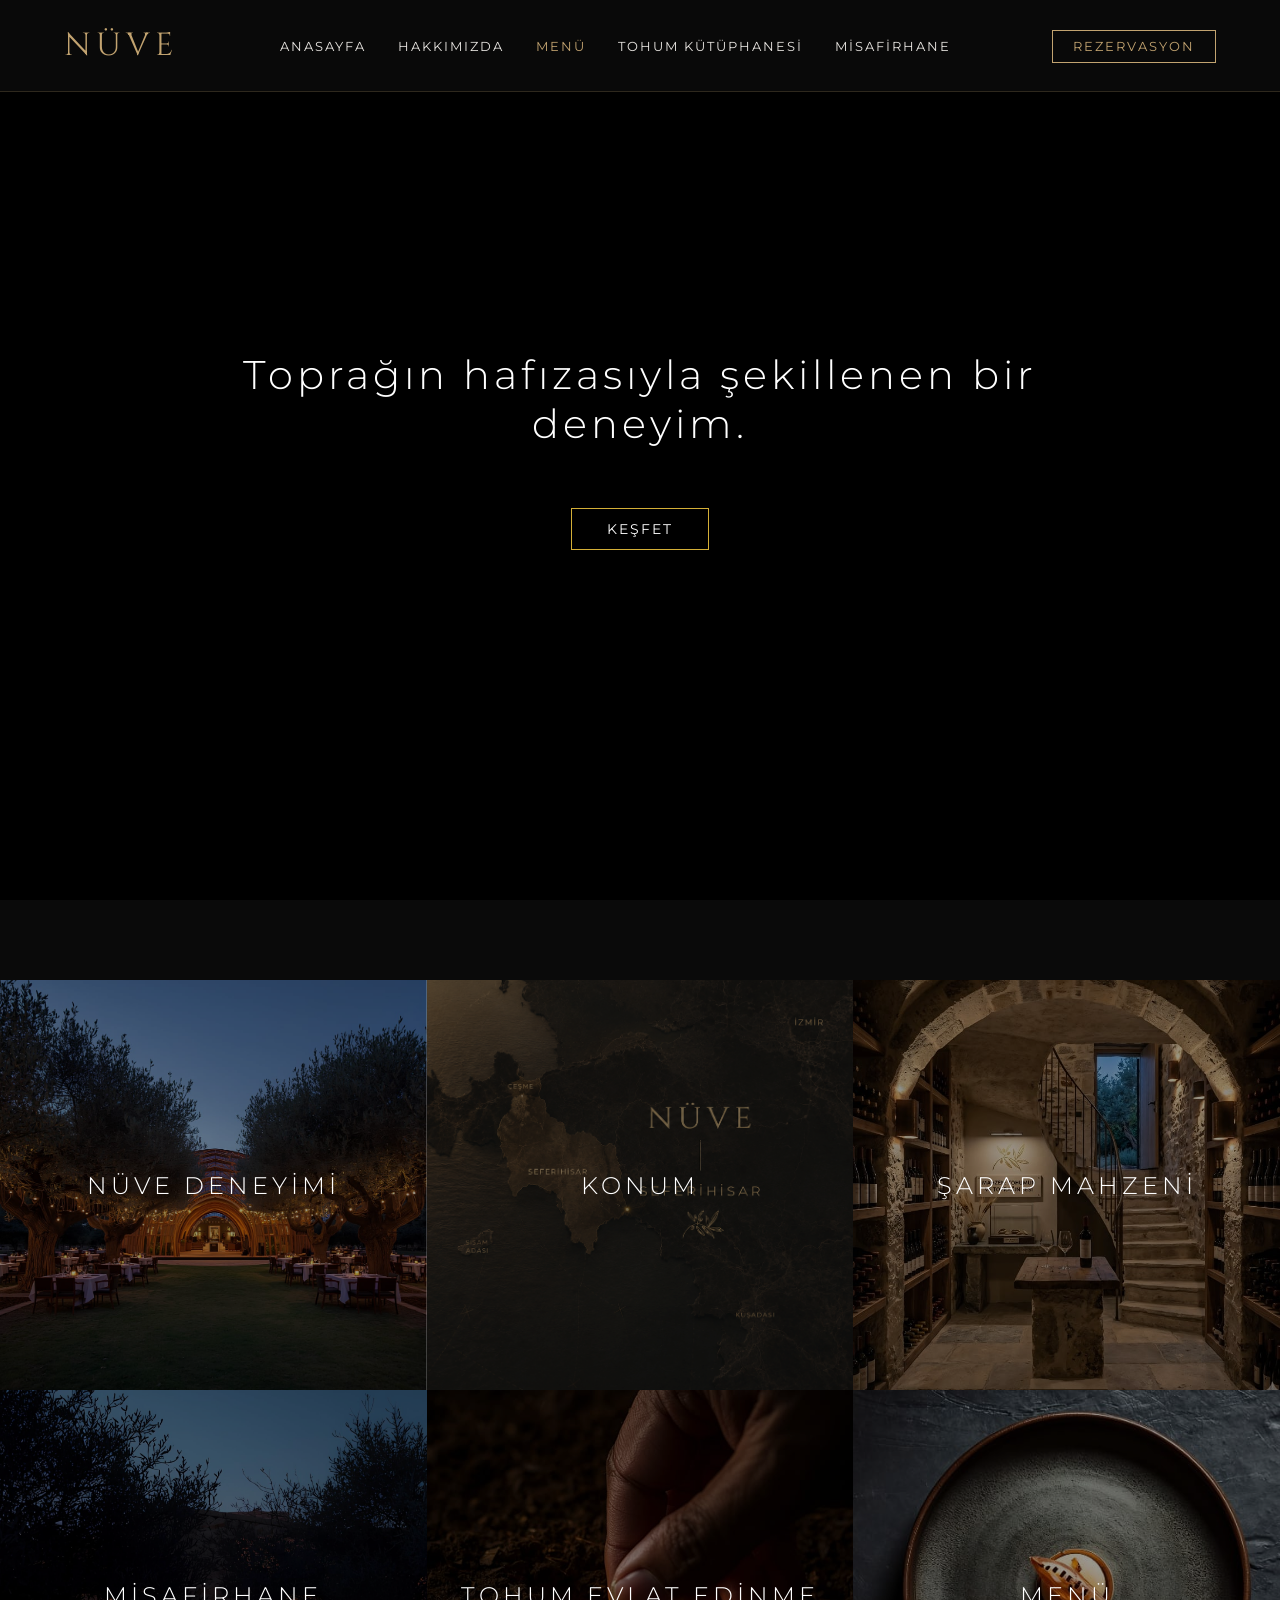
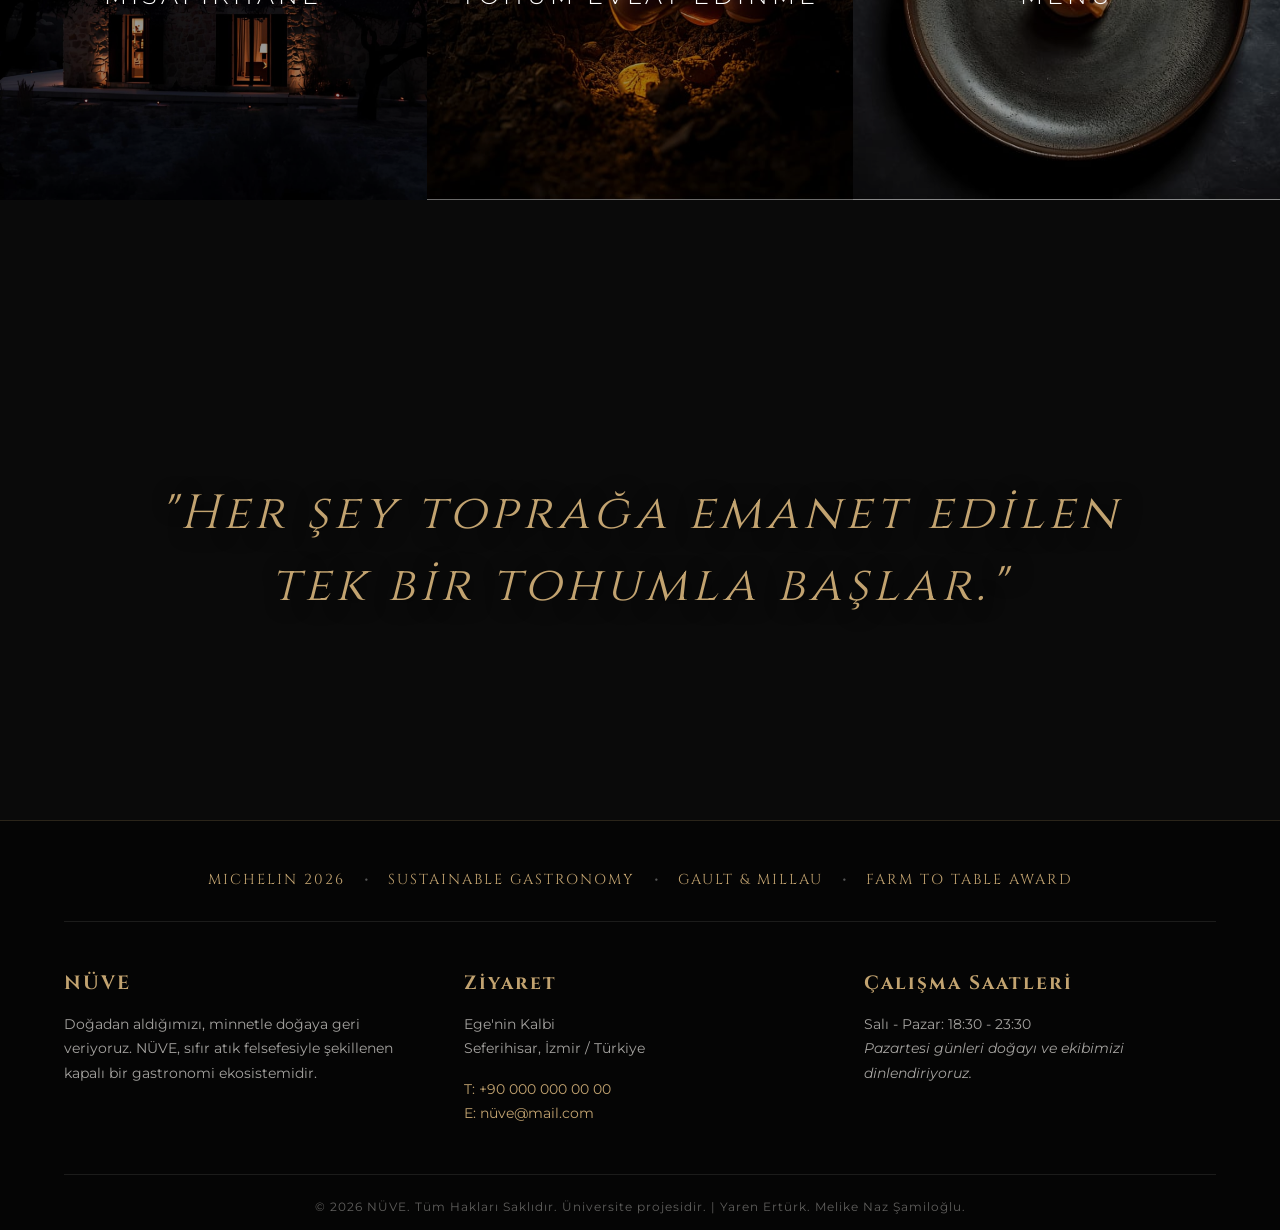
<file: index.html>
<!DOCTYPE html>
<html lang="tr">
<head>
    <meta charset="UTF-8">
    <meta name="viewport" content="width=device-width, initial-scale=1.0">
    <title>NÜVE | Tohumdan Tabağa</title>
    
    <link rel="preconnect" href="https://fonts.googleapis.com">
    <link rel="preconnect" href="https://fonts.gstatic.com" crossorigin>
    <link href="https://fonts.googleapis.com/css2?family=Cinzel:wght@400;600&family=Montserrat:wght@300;400;500&display=swap" rel="stylesheet">
    
    <link rel="stylesheet" href="style.css">
</head>
<body>

       <header class="header">
        <div class="logo"><a href="index.html">NÜVE</a></div>
        
        <input type="checkbox" id="menu-toggle" class="menu-checkbox">
        <label for="menu-toggle" class="hamburger">
            <span class="bar"></span>
            <span class="bar"></span>
            <span class="bar"></span>
        </label>

        <nav class="navbar">
            <ul>
                <li><a href="index.html">Anasayfa</a></li>
                <li><a href="hakkimizda.html">Hakkımızda</a></li>
                <li><a href="menu.html" class="active">Menü</a></li>
                <li><a href="tohum-evlat-edinme.html">Tohum Kütüphanesi</a></li>
                <li><a href="misafirhane.html">Misafirhane</a></li>
                <li class="mobile-only"><a href="rezervasyon.html" class="btn-reservation">REZERVASYON</a></li>
            </ul>
        </nav>
        <div class="nav-actions desktop-only">
            <a href="rezervasyon.html" class="btn-reservation">REZERVASYON</a>
        </div>
        
        
    </header>
    <style>
    /* MOBİL MENÜ KURTARICI (CSS dosyasını ezip geçer) */
    @media (max-width: 768px) {
        /* 1. Menüyü başlangıçta gizle ve şeklini ayarla */
        .navbar {
            display: none !important;
            position: absolute !important;
            top: 100% !important; /* Header'ın hemen altında açılsın */
            left: 0 !important;
            width: 100% !important;
            background-color: #0a0a0a !important; /* Nüve siyahı */
            padding: 20px 0 !important;
            z-index: 9999 !important;
            text-align: center !important;
        }
        
        /* 2. Linkleri düzgünce alt alta diz */
        .navbar ul {
            display: flex !important;
            flex-direction: column !important;
            gap: 20px !important;
            padding: 0 !important;
            margin: 0 !important;
            list-style: none !important;
        }

        /* 3. SİHİRLİ DOKUNUŞ: Checkbox'a tıklanınca menüyü zorla aç! */
        #menu-toggle:checked ~ .navbar {
            display: block !important; 
        }

        /* Sayfadaki çirkin checkbox kutucuğunu gizle */
        #menu-toggle {
            display: none !important;
        }

        /* Hamburger ikonunu mobilde kesinlikle görünür yap */
        .hamburger {
            display: flex !important;
            flex-direction: column !important;
            cursor: pointer !important;
            z-index: 10000 !important;
        }
    }
</style>

    <section class="hero-section">
    <video autoplay muted loop playsinline class="hero-video">
        <source src="video.mp4" type="video/mp4">
    </video>
    
    <div class="hero-overlay"></div>
    
    <div class="hero-content">
        <p class="hero-slogan">Toprağın hafızasıyla şekillenen bir deneyim.</p>
        <a href="#kesfet" class="btn-discover">KEŞFET</a>
    </div>
</section>

    <main class="grid-container" id="kesfet">
        
        <a href="hakkimizda.html" class="grid-item bg-1">
            <div class="overlay"></div>
            <h2 class="grid-text">nüve deneyimi</h2>
        </a>
        
        <a href="https://maps.google.com/?q=Seferihisar,+İzmir" target="_blank" class="grid-item bg-2">
            <div class="overlay"></div>
            <h2 class="grid-text">konum</h2>
        </a>
        
        <a href="icecek.html#saraplar" class="grid-item bg-3">
            <div class="overlay"></div>
            <h2 class="grid-text">şarap mahzeni</h2>
        </a>
        
        <a href="misafirhane.html" class="grid-item bg-4">
            <div class="overlay"></div>
            <h2 class="grid-text">misafirhane</h2>
        </a>
        
        <a href="tohum-evlat-edinme.html" class="grid-item bg-5">
            <div class="overlay"></div>
            <h2 class="grid-text">tohum evlat edinme</h2>
        </a>
        
        <a href="menu.html" class="grid-item bg-6">
            <div class="overlay"></div>
            <h2 class="grid-text">menü</h2>
        </a>

    </main>

    <section class="ana-sayfa-kapanis">
        <div class="kapanis-icerik">
            <blockquote>"Her şey toprağa emanet edilen tek bir tohumla başlar."</blockquote>
        </div>
    </section>

    <footer class="footer">
        <div class="awards-section">
            <span class="award">MICHELIN 2026</span>
            <span class="award-dot">•</span>
            <span class="award">SUSTAINABLE GASTRONOMY</span>
            <span class="award-dot">•</span>
            <span class="award">GAULT & MILLAU</span>
            <span class="award-dot">•</span>
            <span class="award">FARM TO TABLE AWARD</span>
        </div>

        <div class="footer-grid">
            <div class="footer-col">
                <h3>NÜVE</h3>
                <p>Doğadan aldığımızı, minnetle doğaya geri veriyoruz. NÜVE, sıfır atık felsefesiyle şekillenen kapalı bir gastronomi ekosistemidir.</p>
            </div>
            
            <div class="footer-col">
                <h3>Ziyaret</h3>
                <p>Ege'nin Kalbi<br>Seferihisar, İzmir / Türkiye</p>
                <p class="contact-info">T: +90 000 000 00 00<br>E: nüve@mail.com</p>
            </div>

            <div class="footer-col">
                <h3>Çalışma Saatleri</h3>
                <p>Salı - Pazar: 18:30 - 23:30<br><em>Pazartesi günleri doğayı ve ekibimizi dinlendiriyoruz.</em></p>
            </div>
        </div>

        <div class="footer-bottom">
            <p>© 2026 NÜVE. Tüm Hakları Saklıdır. Üniversite projesidir. | Yaren Ertürk. Melike Naz Şamiloğlu.</p>
        </div>
    </footer>

</body>
</html>
</file>
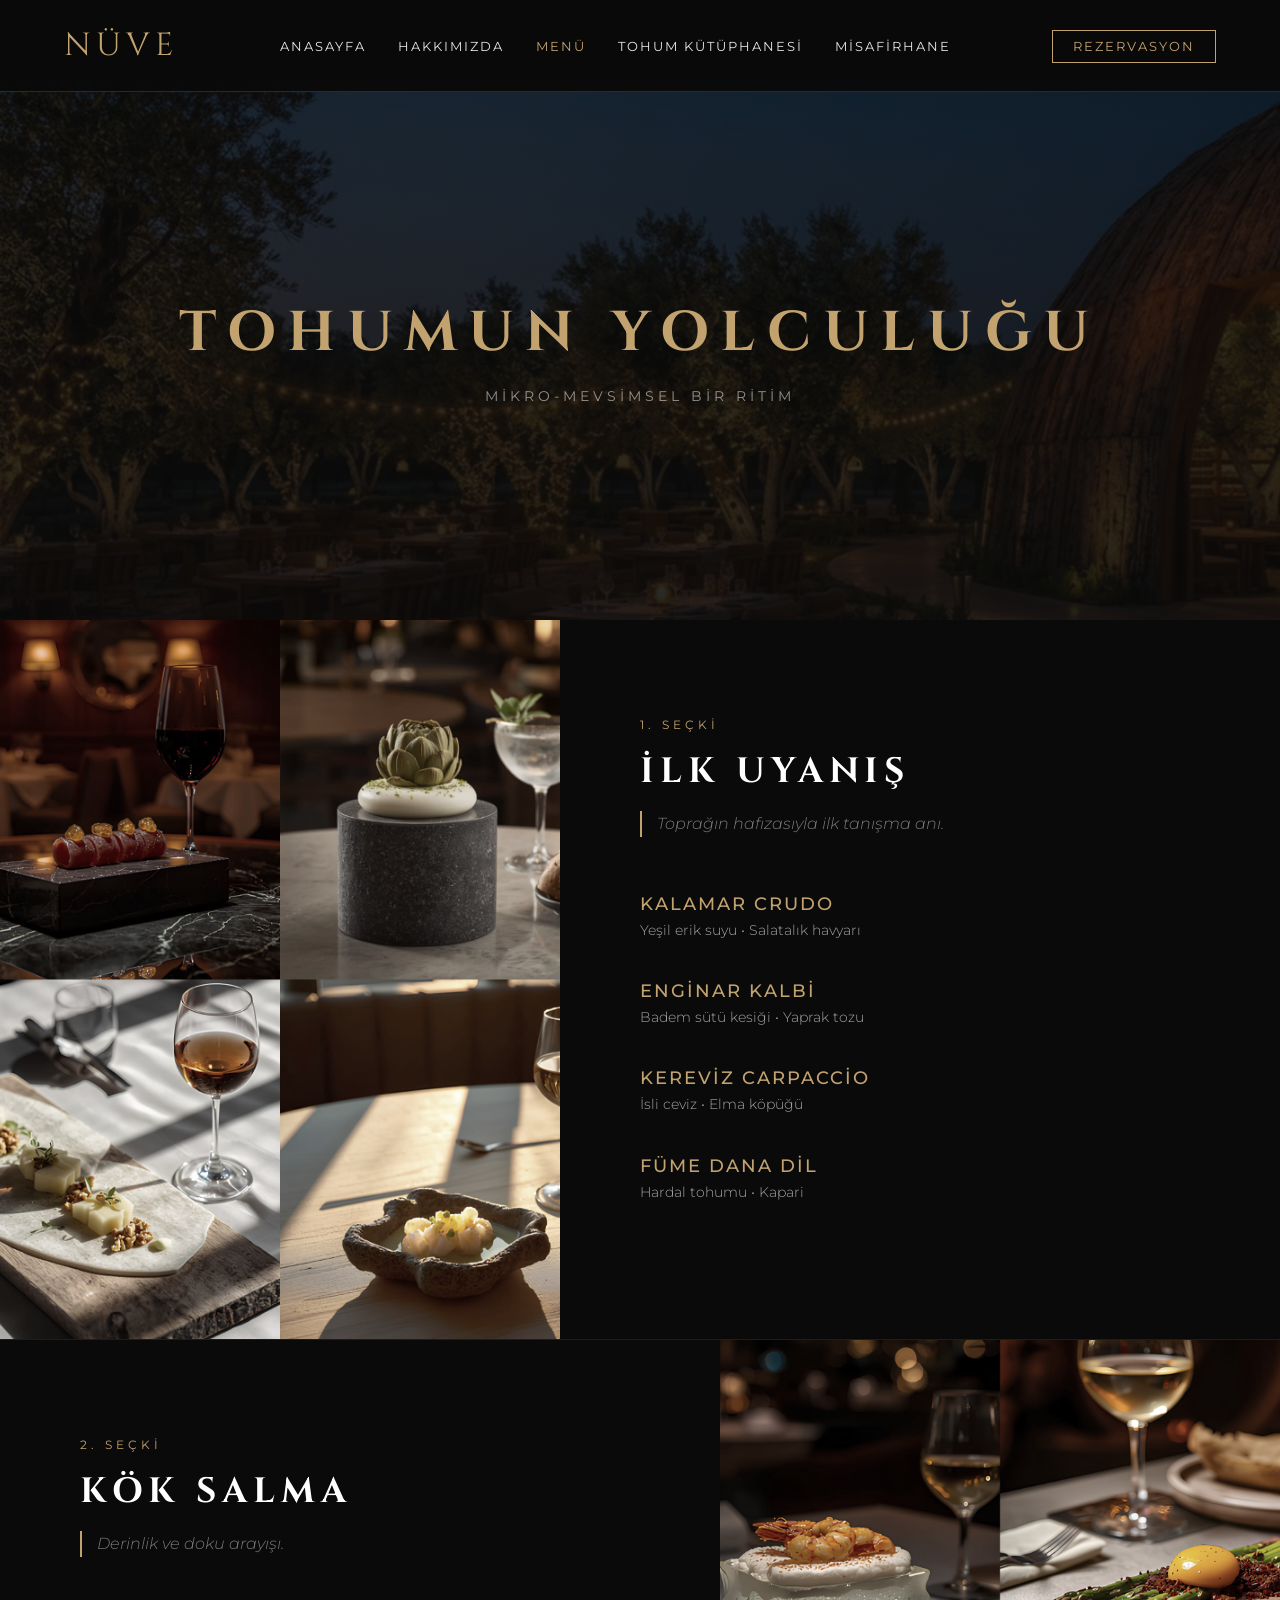
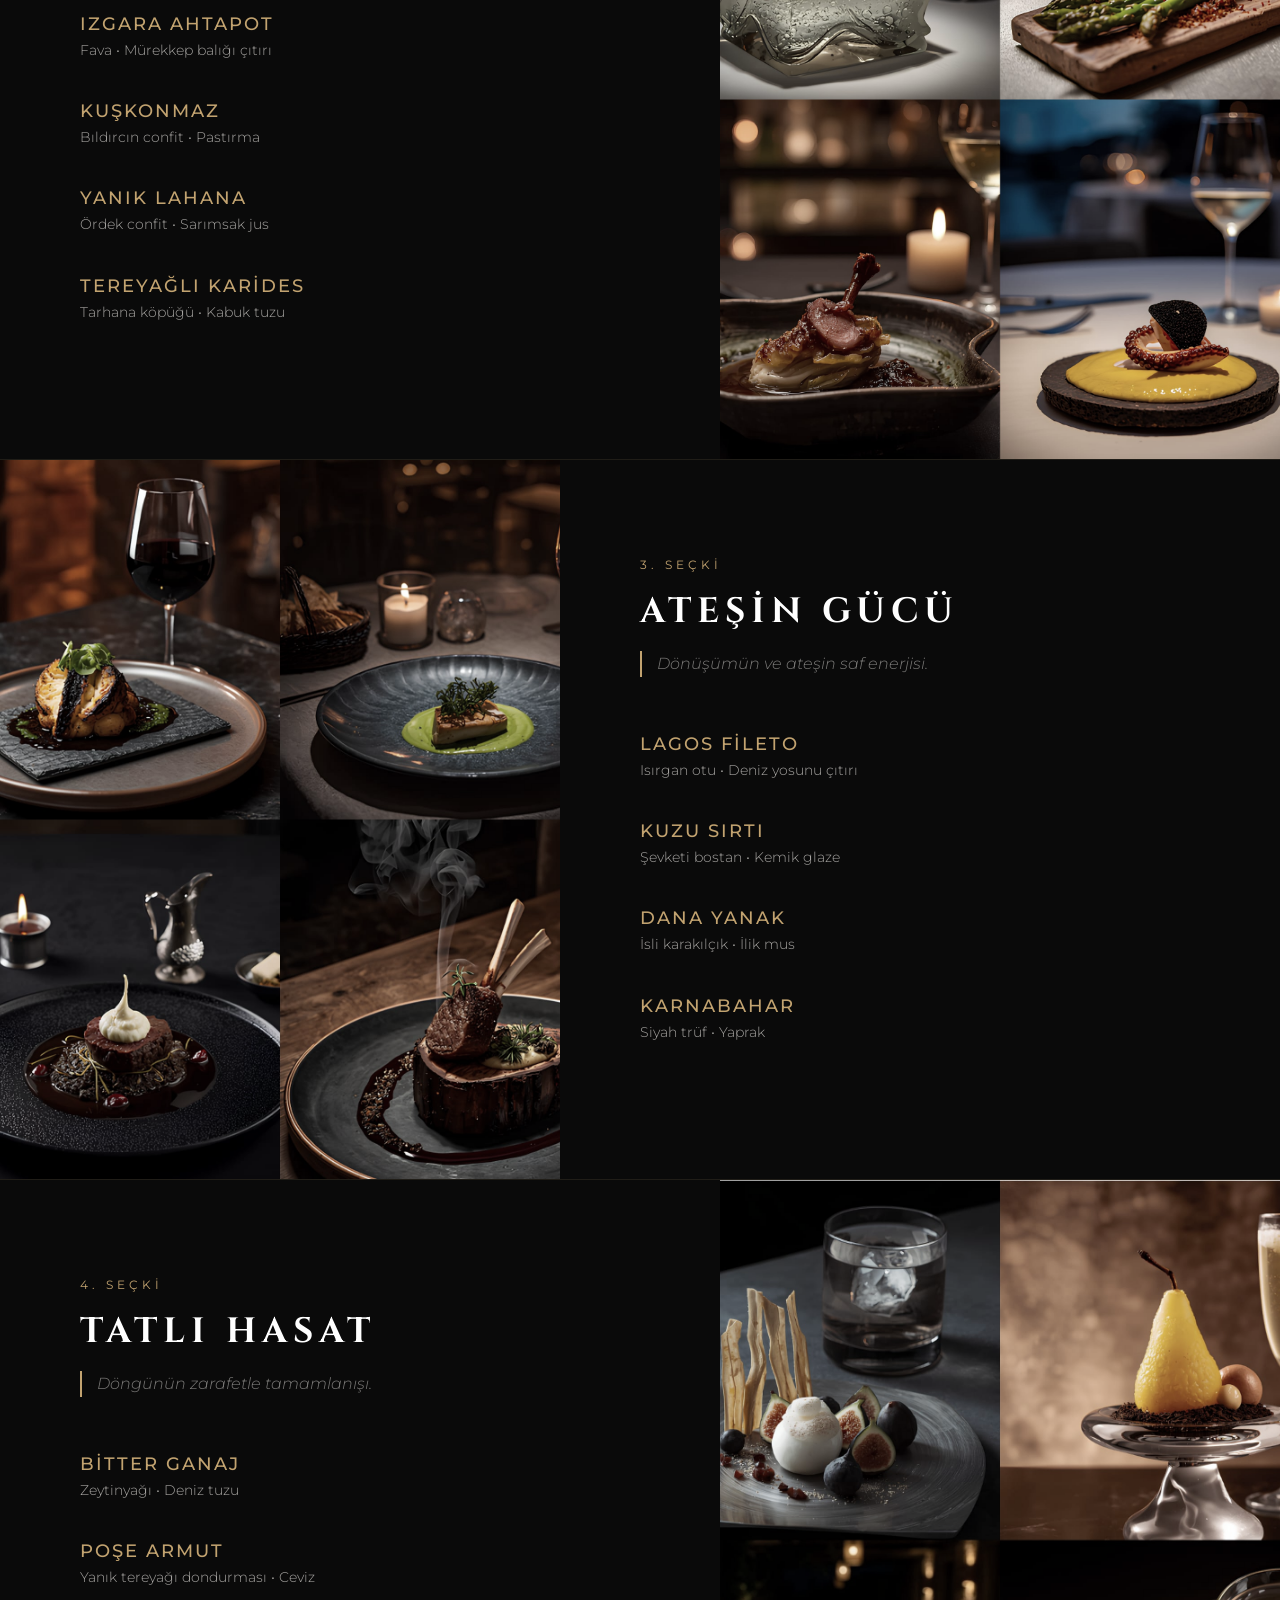
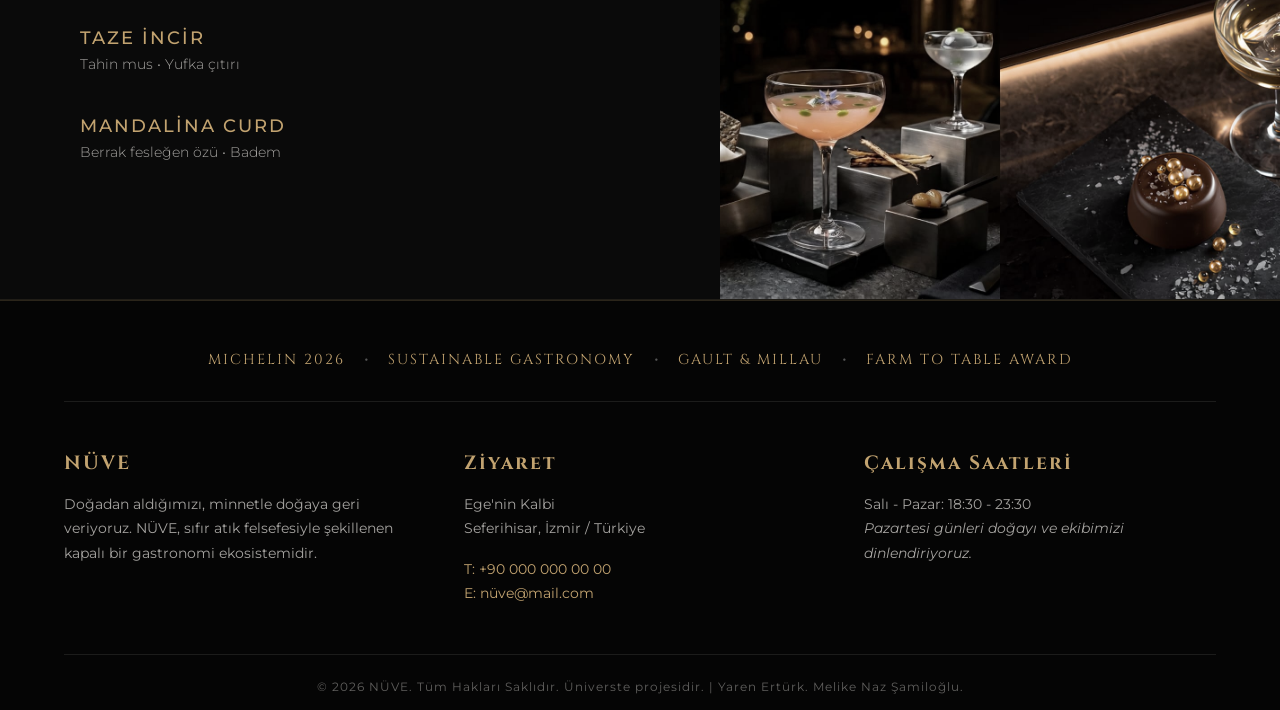
<file: alakart.html>
<!DOCTYPE html>
<html lang="tr">
<head>
    <meta charset="UTF-8">
    <meta name="viewport" content="width=device-width, initial-scale=1.0">
    <title>Menü | NÜVE - Tohumun Yolculuğu</title>
    <link rel="preconnect" href="https://fonts.googleapis.com">
    <link rel="preconnect" href="https://fonts.gstatic.com" crossorigin>
    <link href="https://fonts.googleapis.com/css2?family=Cinzel:wght@400;600&family=Montserrat:wght@300;400;500&display=swap" rel="stylesheet">
    <link rel="stylesheet" href="style.css">
</head>
<body class="menu-page">

    <header class="header">
        <div class="logo"><a href="index.html">NÜVE</a></div>
        
        <input type="checkbox" id="menu-toggle" class="menu-checkbox">
        <label for="menu-toggle" class="hamburger">
            <span class="bar"></span>
            <span class="bar"></span>
            <span class="bar"></span>
        </label>

        <nav class="navbar">
            <ul>
                <li><a href="index.html">Anasayfa</a></li>
                <li><a href="hakkimizda.html">Hakkımızda</a></li>
                <li><a href="menu.html" class="active">Menü</a></li>
                <li><a href="tohum-evlat-edinme.html">Tohum Kütüphanesi</a></li>
                <li><a href="misafirhane.html">Misafirhane</a></li>
                <li class="mobile-only"><a href="rezervasyon.html" class="btn-reservation">REZERVASYON</a></li>
            </ul>
        </nav>
        <div class="nav-actions desktop-only">
            <a href="rezervasyon.html" class="btn-reservation">REZERVASYON</a>
        </div>
        
        
    </header>
     <style>
    /* MOBİL MENÜ KURTARICI (CSS dosyasını ezip geçer) */
    @media (max-width: 768px) {
        /* 1. Menüyü başlangıçta gizle ve şeklini ayarla */
        .navbar {
            display: none !important;
            position: absolute !important;
            top: 100% !important; /* Header'ın hemen altında açılsın */
            left: 0 !important;
            width: 100% !important;
            background-color: #0a0a0a !important; /* Nüve siyahı */
            padding: 20px 0 !important;
            z-index: 9999 !important;
            text-align: center !important;
        }
        
        /* 2. Linkleri düzgünce alt alta diz */
        .navbar ul {
            display: flex !important;
            flex-direction: column !important;
            gap: 20px !important;
            padding: 0 !important;
            margin: 0 !important;
            list-style: none !important;
        }

        /* 3. SİHİRLİ DOKUNUŞ: Checkbox'a tıklanınca menüyü zorla aç! */
        #menu-toggle:checked ~ .navbar {
            display: block !important; 
        }

        /* Sayfadaki çirkin checkbox kutucuğunu gizle */
        #menu-toggle {
            display: none !important;
        }

        /* Hamburger ikonunu mobilde kesinlikle görünür yap */
        .hamburger {
            display: flex !important;
            flex-direction: column !important;
            cursor: pointer !important;
            z-index: 10000 !important;
        }
    }
</style>

    <main class="menu-experience">
        
        <section class="menu-intro">
            <h1>TOHUMUN YOLCULUĞU</h1>
            <p class="subtitle">Mikro-Mevsimsel Bir Ritim </p>
        </section>

        <div class="menu-section-wrapper">
            <div class="menu-image bg-uyanis"></div>
            <div class="menu-text-content">
                <span class="stage-label">1. SEÇKİ</span>
                <h2 class="stage-name">İLK UYANIŞ </h2>
                <p class="stage-philosophy">Toprağın hafızasıyla ilk tanışma anı.</p>
                
                <ul class="item-list">
                    <li>
                        <span class="name">Kalamar Crudo</span>
                        <span class="desc">Yeşil erik suyu • Salatalık havyarı </span>
                    </li>
                    <li>
                        <span class="name">Enginar Kalbi</span>
                        <span class="desc">Badem sütü kesiği • Yaprak tozu </span>
                    </li>
                    <li>
                        <span class="name">Kereviz Carpaccio</span>
                        <span class="desc">İsli ceviz • Elma köpüğü </span>
                    </li>
                    <li>
                        <span class="name">Füme Dana Dil</span>
                        <span class="desc">Hardal tohumu • Kapari </span>
                    </li>
                </ul>
            </div>
        </div>

        <div class="menu-section-wrapper reverse">
            <div class="menu-image bg-koksalma"></div>
            <div class="menu-text-content">
                <span class="stage-label">2. SEÇKİ</span>
                <h2 class="stage-name">KÖK SALMA </h2>
                <p class="stage-philosophy">Derinlik ve doku arayışı.</p>
                
                <ul class="item-list">
                    <li>
                        <span class="name">Izgara Ahtapot</span>
                        <span class="desc">Fava • Mürekkep balığı çıtırı </span>
                    </li>
                    <li>
                        <span class="name">Kuşkonmaz</span>
                        <span class="desc">Bıldırcın confit • Pastırma </span>
                    </li>
                    <li>
                        <span class="name">Yanık Lahana</span>
                        <span class="desc">Ördek confit • Sarımsak jus</span>
                    </li>
                    <li>
                        <span class="name">Tereyağlı Karides</span>
                        <span class="desc">Tarhana köpüğü • Kabuk tuzu </span>
                    </li>
                </ul>
            </div>
        </div>
        
        <div class="menu-section-wrapper">
            <div class="menu-image bg-atesingucu"></div>
            <div class="menu-text-content">
                <span class="stage-label">3. SEÇKİ</span>
                <h2 class="stage-name">ATEŞİN GÜCÜ </h2>
                <p class="stage-philosophy">Dönüşümün ve ateşin saf enerjisi.</p>
                
                <ul class="item-list">
                    <li>
                        <span class="name">Lagos Fileto</span>
                        <span class="desc">Isırgan otu • Deniz yosunu çıtırı </span>
                    </li>
                    <li>
                        <span class="name">Kuzu Sırtı</span>
                        <span class="desc">Şevketi bostan • Kemik glaze </span>
                    </li>
                    <li>
                        <span class="name">Dana Yanak</span>
                        <span class="desc">İsli karakılçık • İlik mus </span>
                    </li>
                    <li>
                        <span class="name">Karnabahar</span>
                        <span class="desc">Siyah trüf • Yaprak </span>
                    </li>
                </ul>
            </div>
        </div>

        <div class="menu-section-wrapper reverse">
            <div class="menu-image bg-tatlihasat"></div>
            <div class="menu-text-content">
                <span class="stage-label">4. SEÇKİ</span>
                <h2 class="stage-name">TATLI HASAT </h2>
                <p class="stage-philosophy">Döngünün zarafetle tamamlanışı.</p>
                
                <ul class="item-list">
                    <li>
                        <span class="name">Bitter Ganaj</span>
                        <span class="desc">Zeytinyağı • Deniz tuzu </span>
                    </li>
                    <li>
                        <span class="name">Poşe Armut</span>
                        <span class="desc">Yanık tereyağı dondurması • Ceviz </span>
                    </li>
                    <li>
                        <span class="name">Taze İncir</span>
                        <span class="desc">Tahin mus • Yufka çıtırı </span>
                    </li>
                    <li>
                        <span class="name">Mandalina Curd</span>
                        <span class="desc">Berrak fesleğen özü • Badem </span>
                    </li>
                </ul>
            </div>
        </div>

    </main>
    <footer class="footer">
        <div class="awards-section">
            <span class="award">MICHELIN 2026</span>
            <span class="award-dot">•</span>
            <span class="award">SUSTAINABLE GASTRONOMY</span>
            <span class="award-dot">•</span>
            <span class="award">GAULT & MILLAU</span>
            <span class="award-dot">•</span>
            <span class="award">FARM TO TABLE AWARD</span>
        </div>

        <div class="footer-grid">
            <div class="footer-col">
                <h3>NÜVE</h3>
                <p>Doğadan aldığımızı, minnetle doğaya geri veriyoruz. NÜVE, sıfır atık felsefesiyle şekillenen kapalı bir gastronomi ekosistemidir.</p>
            </div>
            
            <div class="footer-col">
                <h3>Ziyaret</h3>
                <p>Ege'nin Kalbi<br>Seferihisar, İzmir / Türkiye</p>
                <p class="contact-info">T: +90 000 000 00 00<br>E: nüve@mail.com</p>
            </div>

            <div class="footer-col">
                <h3>Çalışma Saatleri</h3>
                <p>Salı - Pazar: 18:30 - 23:30<br><em>Pazartesi günleri doğayı ve ekibimizi dinlendiriyoruz.</em></p>
            </div>
        </div>

        <div class="footer-bottom">
            <p>&copy; 2026 NÜVE. Tüm Hakları Saklıdır. Üniverste projesidir. | Yaren Ertürk. Melike Naz Şamiloğlu.</p>
        </div>
    </footer>

    </body>
</html>
</file>
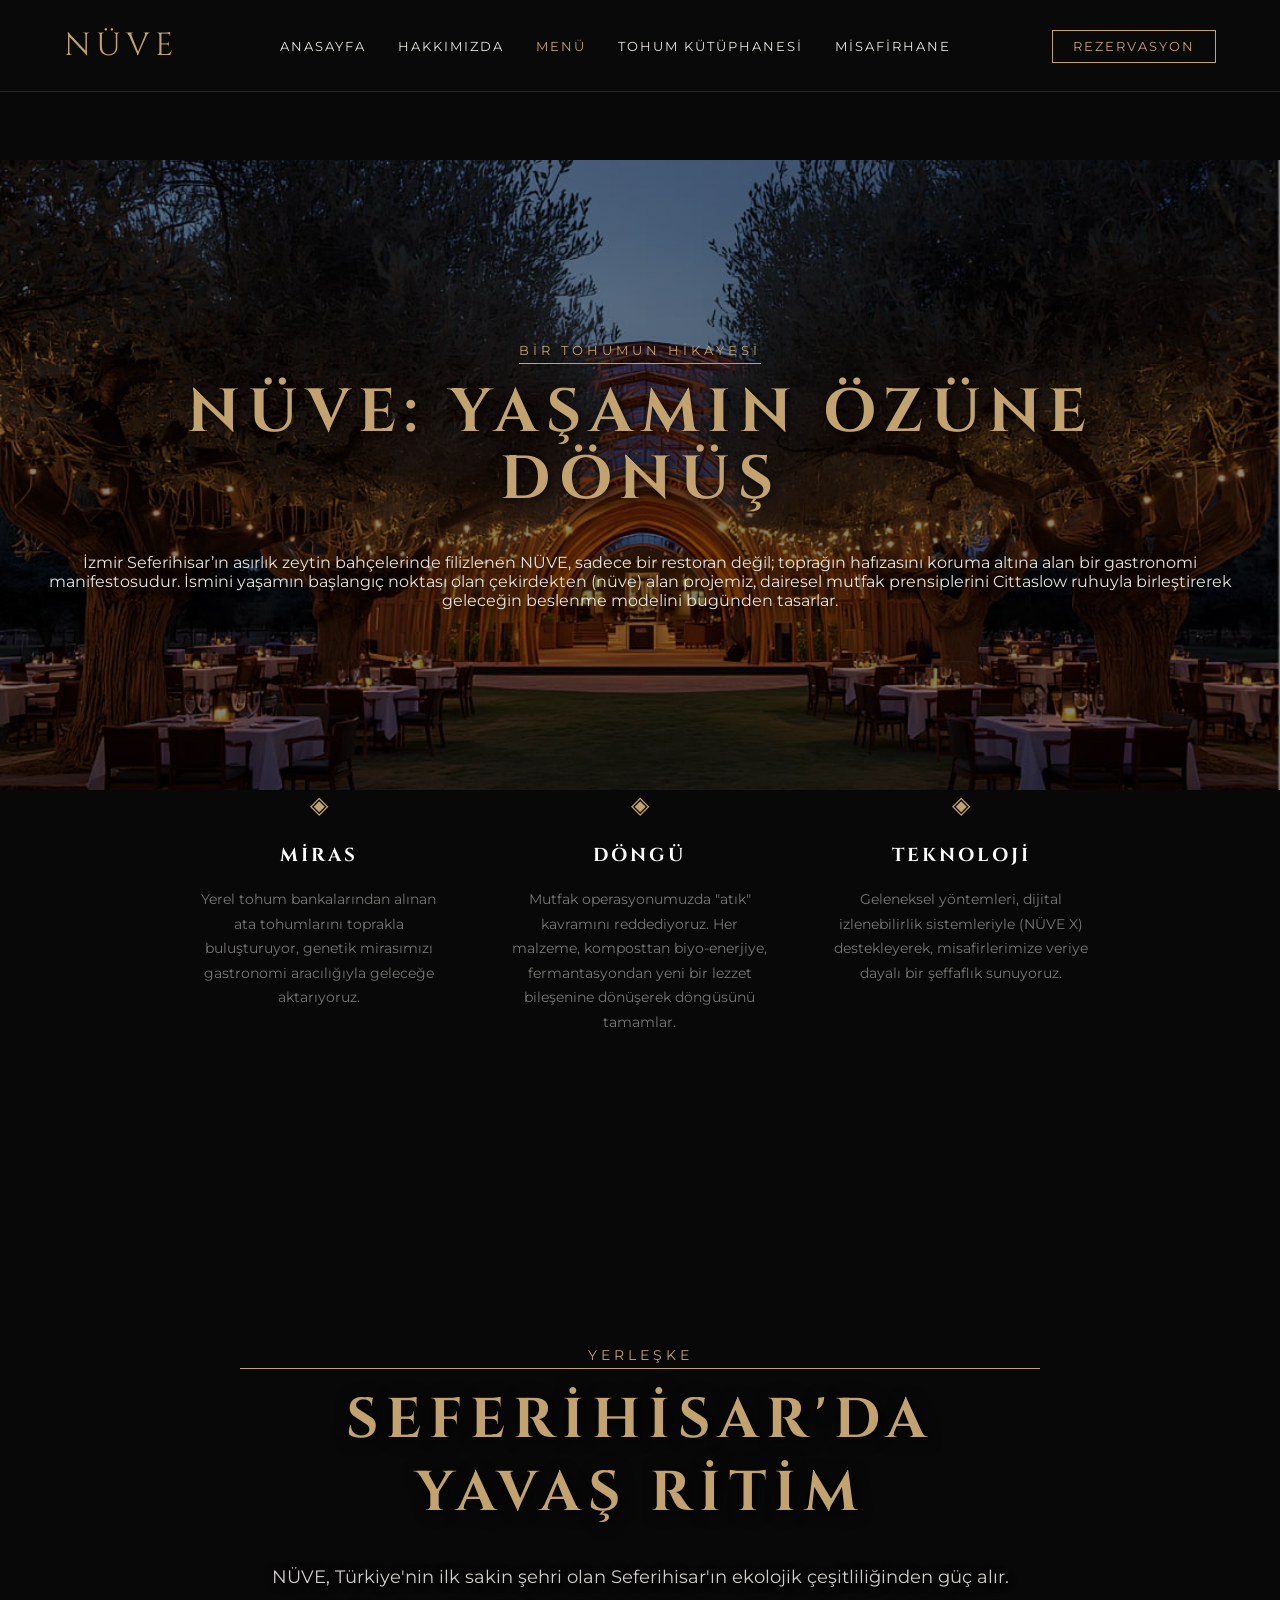
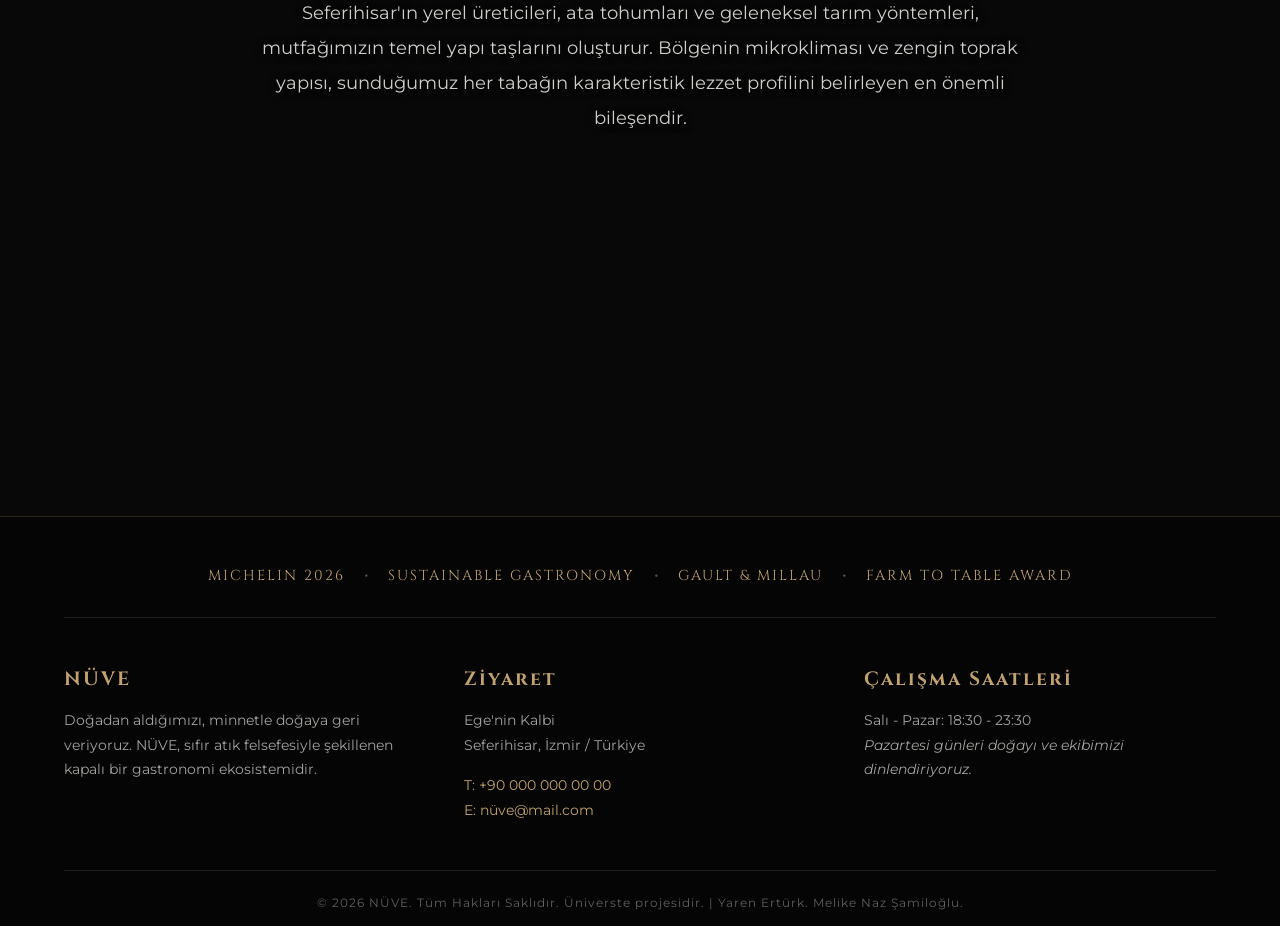
<file: hakkimizda.html>
<!DOCTYPE html>
<html lang="tr">
<head>
    <meta charset="UTF-8">
    <meta name="viewport" content="width=device-width, initial-scale=1.0">
    <title>Hakkımızda | NÜVE - Seferihisar'da Bir Gastronomi Manifestosu</title>
    <link rel="preconnect" href="https://fonts.googleapis.com">
    <link rel="preconnect" href="https://fonts.gstatic.com" crossorigin>
    <link href="https://fonts.googleapis.com/css2?family=Cinzel:wght@400;600&family=Montserrat:wght@300;400;500&display=swap" rel="stylesheet">
    <link rel="stylesheet" href="style.css">
</head>
<body class="about-page">

    <header class="header">
        <div class="logo"><a href="index.html">NÜVE</a></div>
        
        <input type="checkbox" id="menu-toggle" class="menu-checkbox">
        <label for="menu-toggle" class="hamburger">
            <span class="bar"></span>
            <span class="bar"></span>
            <span class="bar"></span>
        </label>

        <nav class="navbar">
            <ul>
                <li><a href="index.html">Anasayfa</a></li>
                <li><a href="hakkimizda.html">Hakkımızda</a></li>
                <li><a href="menu.html" class="active">Menü</a></li>
                <li><a href="tohum-evlat-edinme.html">Tohum Kütüphanesi</a></li>
                <li><a href="misafirhane.html">Misafirhane</a></li>
                <li class="mobile-only"><a href="rezervasyon.html" class="btn-reservation">REZERVASYON</a></li>
            </ul>
        </nav>
        <div class="nav-actions desktop-only">
            <a href="rezervasyon.html" class="btn-reservation">REZERVASYON</a>
        </div>
        
       
    </header>
     <style>
    /* MOBİL MENÜ KURTARICI (CSS dosyasını ezip geçer) */
    @media (max-width: 768px) {
        /* 1. Menüyü başlangıçta gizle ve şeklini ayarla */
        .navbar {
            display: none !important;
            position: absolute !important;
            top: 100% !important; /* Header'ın hemen altında açılsın */
            left: 0 !important;
            width: 100% !important;
            background-color: #0a0a0a !important; /* Nüve siyahı */
            padding: 20px 0 !important;
            z-index: 9999 !important;
            text-align: center !important;
        }
        
        /* 2. Linkleri düzgünce alt alta diz */
        .navbar ul {
            display: flex !important;
            flex-direction: column !important;
            gap: 20px !important;
            padding: 0 !important;
            margin: 0 !important;
            list-style: none !important;
        }

        /* 3. SİHİRLİ DOKUNUŞ: Checkbox'a tıklanınca menüyü zorla aç! */
        #menu-toggle:checked ~ .navbar {
            display: block !important; 
        }

        /* Sayfadaki çirkin checkbox kutucuğunu gizle */
        #menu-toggle {
            display: none !important;
        }

        /* Hamburger ikonunu mobilde kesinlikle görünür yap */
        .hamburger {
            display: flex !important;
            flex-direction: column !important;
            cursor: pointer !important;
            z-index: 10000 !important;
        }
    }
</style>

    <main class="about-container">
        
        <section class="about-hero">
            <section class="hakkimizda-hero-bg">
    <div class="hero-content-wrapper"> <span class="sys-badge">BİR TOHUMUN HİKAYESİ</span>
        <h1>NÜVE: YAŞAMIN ÖZÜNE DÖNÜŞ</h1>
        <p>İzmir Seferihisar’ın asırlık zeytin bahçelerinde filizlenen NÜVE, sadece bir restoran değil; toprağın hafızasını koruma altına alan bir gastronomi manifestosudur. İsmini yaşamın başlangıç noktası olan çekirdekten (nüve) alan projemiz, dairesel mutfak prensiplerini Cittaslow ruhuyla birleştirerek geleceğin beslenme modelini bugünden tasarlar.</p>
    </div>
        </section>
        <section class="pillars-section">
            <div class="pillar">
                <div class="pillar-icon">◈</div>
                <h3>MİRAS</h3>
                <p>Yerel tohum bankalarından alınan ata tohumlarını toprakla buluşturuyor, genetik mirasımızı gastronomi aracılığıyla geleceğe aktarıyoruz.</p>
            </div>
            <div class="pillar">
                <div class="pillar-icon">◈</div>
                <h3>DÖNGÜ</h3>
                <p>Mutfak operasyonumuzda "atık" kavramını reddediyoruz. Her malzeme, komposttan biyo-enerjiye, fermantasyondan yeni bir lezzet bileşenine dönüşerek döngüsünü tamamlar.</p>
            </div>
            <div class="pillar">
                <div class="pillar-icon">◈</div>
                <h3>TEKNOLOJİ</h3>
                <p>Geleneksel yöntemleri, dijital izlenebilirlik sistemleriyle (NÜVE X) destekleyerek, misafirlerimize veriye dayalı bir şeffaflık sunuyoruz.</p>
            </div>
        </section>

        <section class="seferihisar-tam-ekran">
    <div class="seferihisar-icerik">
        <span class="sys-badge">YERLEŞKE</span>
        <h2>SEFERİHİSAR'DA<br>YAVAŞ RİTİM</h2>
        <p>NÜVE, Türkiye'nin ilk sakin şehri olan Seferihisar'ın ekolojik çeşitliliğinden güç alır. Seferihisar'ın yerel üreticileri, ata tohumları ve geleneksel tarım yöntemleri, mutfağımızın temel yapı taşlarını oluşturur. Bölgenin mikrokliması ve zengin toprak yapısı, sunduğumuz her tabağın karakteristik lezzet profilini belirleyen en önemli bileşendir.</p>
    </div>
</section>

    </main>
    <footer class="footer">
        <div class="awards-section">
            <span class="award">MICHELIN 2026</span>
            <span class="award-dot">•</span>
            <span class="award">SUSTAINABLE GASTRONOMY</span>
            <span class="award-dot">•</span>
            <span class="award">GAULT & MILLAU</span>
            <span class="award-dot">•</span>
            <span class="award">FARM TO TABLE AWARD</span>
        </div>

        <div class="footer-grid">
            <div class="footer-col">
                <h3>NÜVE</h3>
                <p>Doğadan aldığımızı, minnetle doğaya geri veriyoruz. NÜVE, sıfır atık felsefesiyle şekillenen kapalı bir gastronomi ekosistemidir.</p>
            </div>
            
            <div class="footer-col">
                <h3>Ziyaret</h3>
                <p>Ege'nin Kalbi<br>Seferihisar, İzmir / Türkiye</p>
                <p class="contact-info">T: +90 000 000 00 00<br>E: nüve@mail.com</p>
            </div>

            <div class="footer-col">
                <h3>Çalışma Saatleri</h3>
                <p>Salı - Pazar: 18:30 - 23:30<br><em>Pazartesi günleri doğayı ve ekibimizi dinlendiriyoruz.</em></p>
            </div>
        </div>

        <div class="footer-bottom">
            <p>&copy; 2026 NÜVE. Tüm Hakları Saklıdır. Üniverste projesidir. | Yaren Ertürk. Melike Naz Şamiloğlu.</p>
        </div>
    </footer>

</body>
</html>
</file>
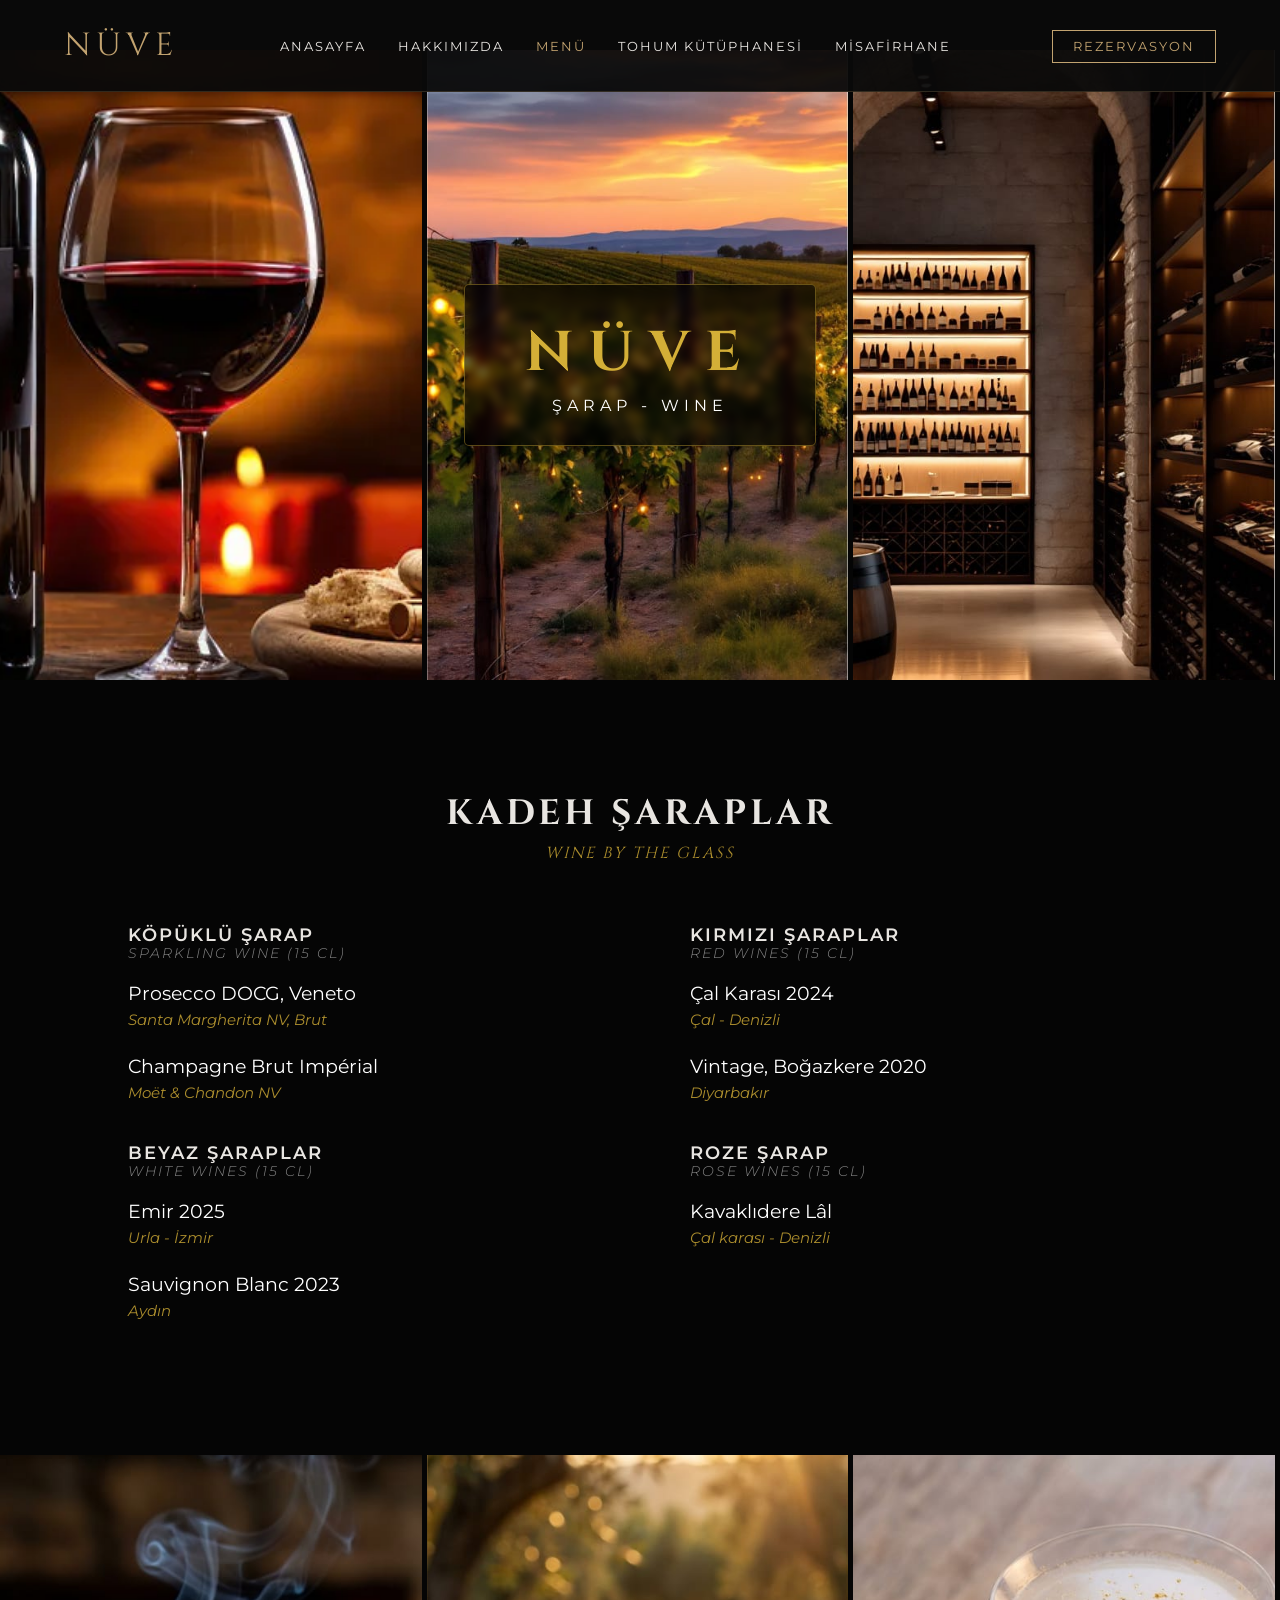
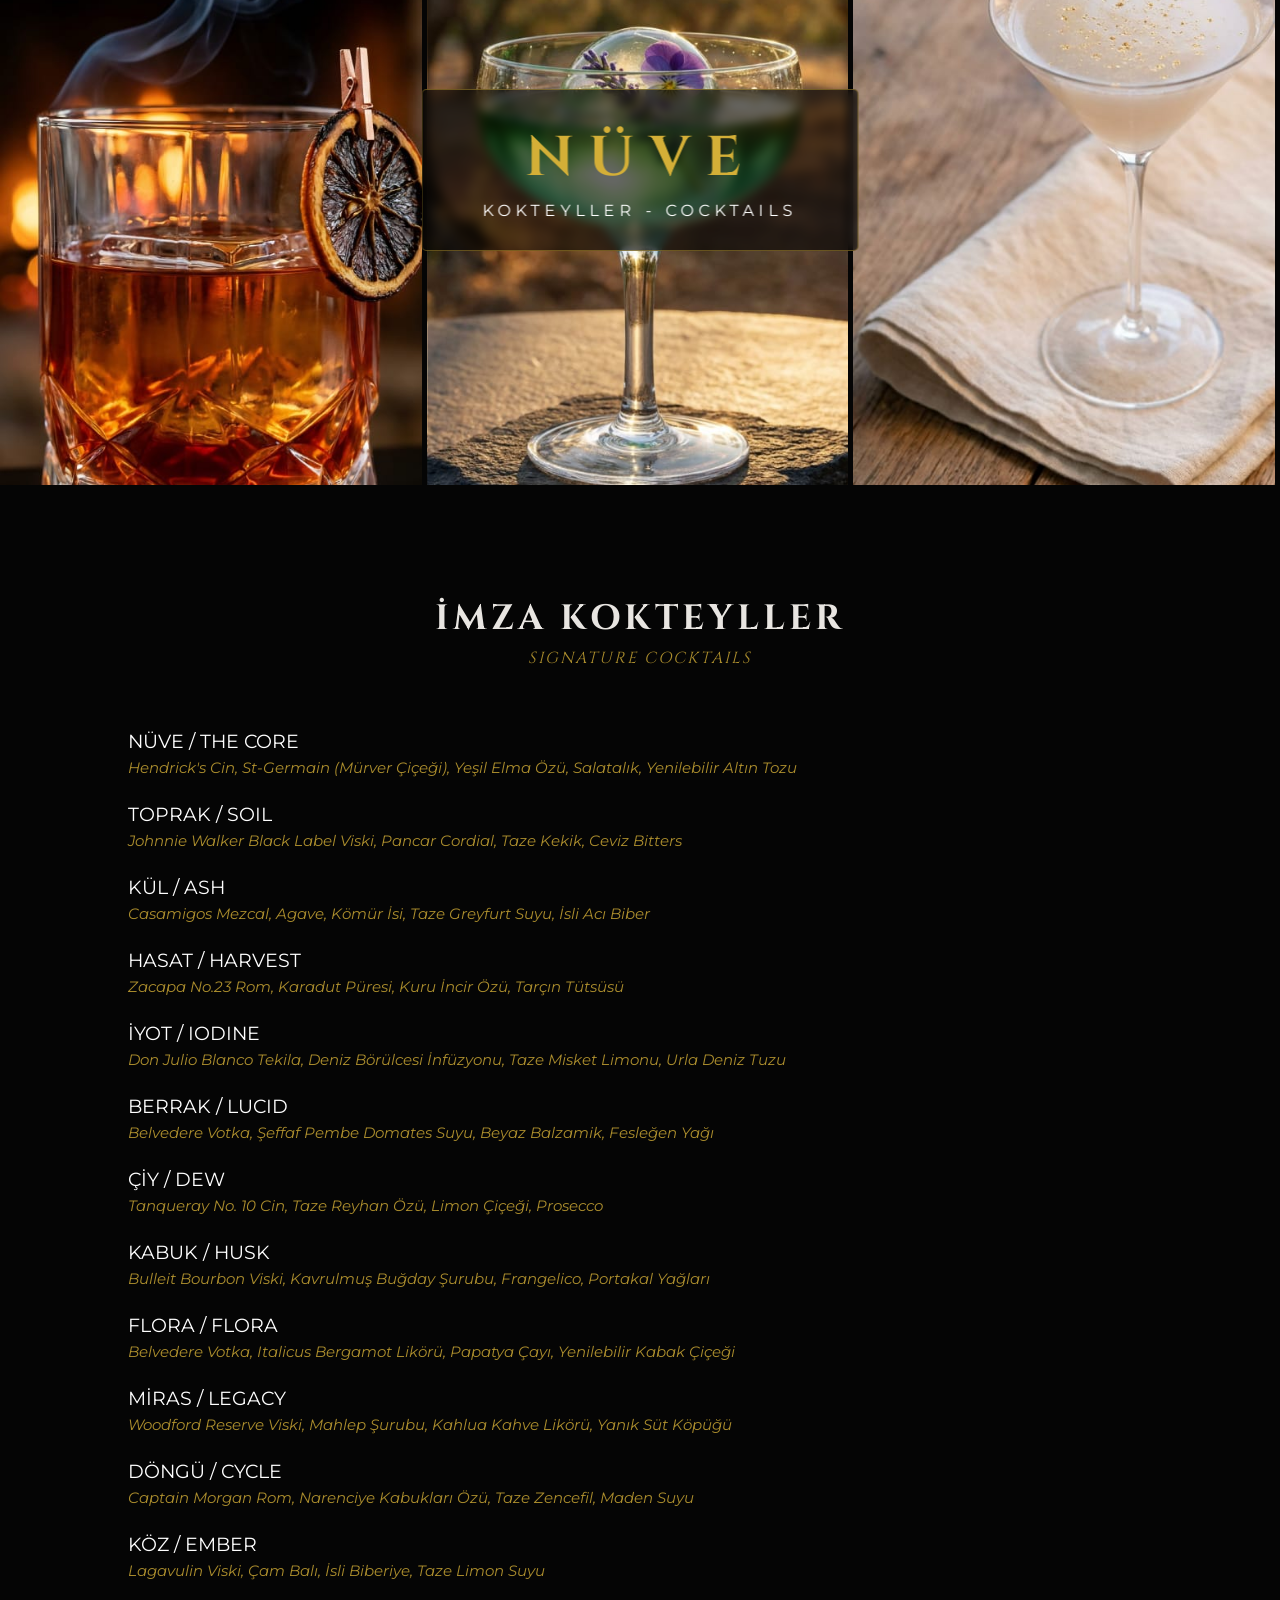
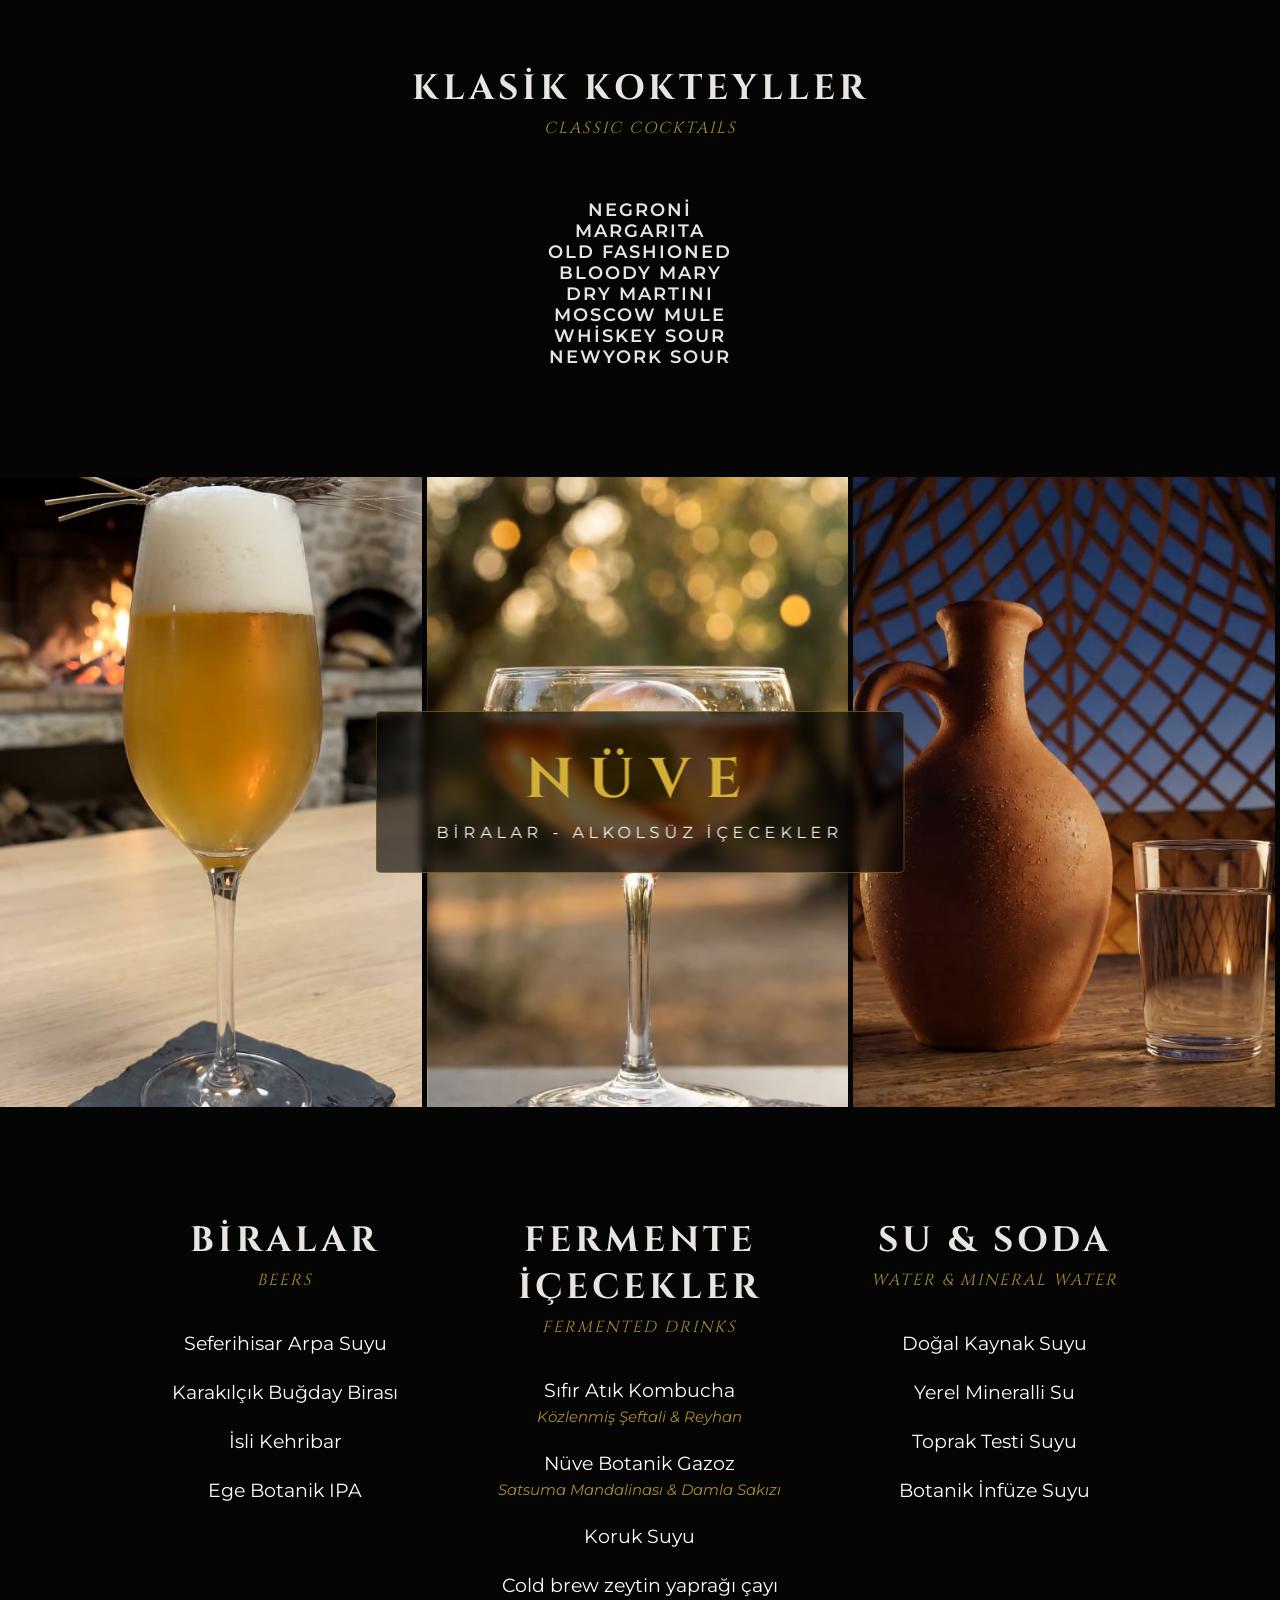
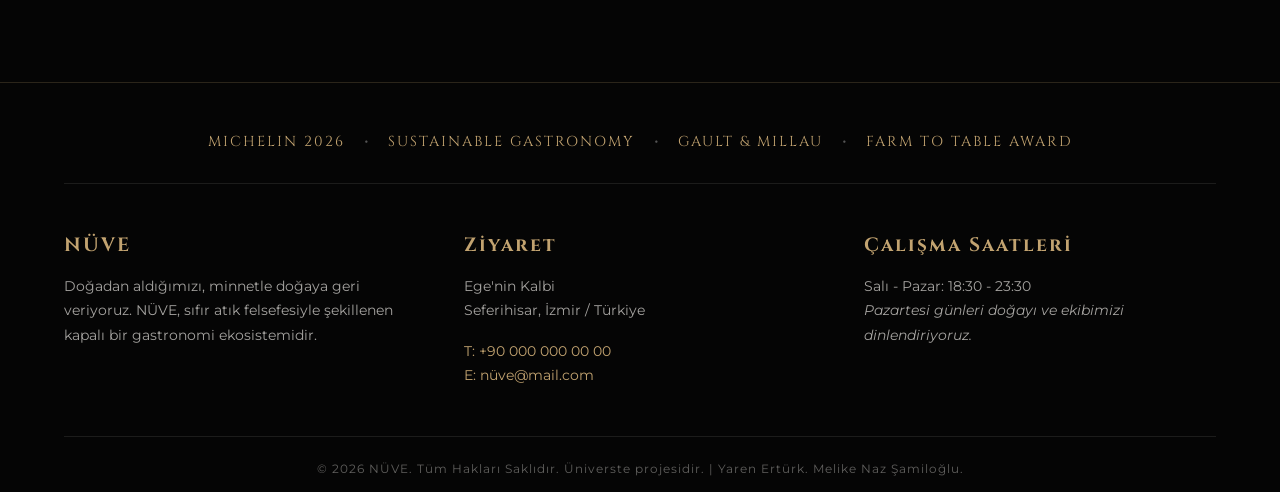
<file: icecek.html>
<!DOCTYPE html>
<html lang="tr">
<head>
    <meta charset="UTF-8">
    <meta name="viewport" content="width=device-width, initial-scale=1.0">
    <title>İçecek Menüsü | NÜVE</title>
    
    <link rel="preconnect" href="https://fonts.googleapis.com">
    <link rel="preconnect" href="https://fonts.gstatic.com" crossorigin>
    <link href="https://fonts.googleapis.com/css2?family=Cinzel:wght@400;600&family=Montserrat:wght@300;400;500&display=swap" rel="stylesheet">
    <link rel="stylesheet" href="style.css">

    <style>
        /* İÇECEK SAYFASI ÖZEL TASARIMI */
        .drink-page {
            background-color: #050505; /* Çok koyu asil siyah */
            color: #e8e5e1;
            overflow-x: hidden;
        }

        /* 3'LÜ FOTOĞRAF BANNER (ŞARAP, KOKTEYL, BİRA GEÇİŞLERİ) */
        .drink-banner {
            display: flex;
            width: 100vw;
            height: 70vh;
            margin-left: calc(-50vw + 50%); /* Tam ekran yayma */
            position: relative;
            margin-bottom: 50px;
            margin-top: 50px;
        }

        .banner-col {
            flex: 1;
            background-size: cover;
            background-position: center;
            border-right: 5px solid #050505; /* Siyah ayırıcı çizgiler */
        }
        .banner-col:last-child { border-right: none; }

        /* Banner Üzerindeki Altın Yazı */
        .banner-overlay {
            position: absolute;
            top: 50%; left: 50%;
            transform: translate(-50%, -50%);
            text-align: center;
            z-index: 10;
            background: rgba(0,0,0,0.6);
            padding: 30px 60px;
            border: 1px solid rgba(212, 175, 55, 0.4);
            border-radius: 5px;
            backdrop-filter: blur(5px);
        }

        .banner-overlay h2 {
            font-family: 'Cinzel', serif;
            font-size: 3.5rem;
            color: #d4af37;
            letter-spacing: 15px;
            margin-bottom: 5px;
        }

        .banner-overlay p {
            font-family: 'Montserrat', sans-serif;
            font-size: 1rem;
            letter-spacing: 5px;
            color: #fff;
        }

        /* GENEL MENÜ METİN ALANLARI */
        .drink-menu-section {
            padding: 60px 10%;
            position: relative;
        }

        .section-title {
            text-align: center;
            margin-bottom: 60px;
        }
        
        .section-title h3 {
            font-family: 'Cinzel', serif;
            font-size: 2.2rem;
            color: #e8e5e1;
            letter-spacing: 4px;
            margin-bottom: 5px;
        }
        .section-title p {
            font-family: 'Cinzel', serif;
            font-style: italic;
            color: rgba(212, 175, 55, 0.8);
            letter-spacing: 2px;
        }

        /* 2'Lİ ŞARAP IZGARASI */
        .wine-grid {
            display: grid;
            grid-template-columns: 1fr 1fr;
            gap: 60px 100px;
        }

        .menu-category h4 {
            font-family: 'Montserrat', sans-serif;
            font-weight: 600;
            font-size: 1.1rem;
            color: #e8e5e1;
            letter-spacing: 2px;
            margin-bottom: 20px;
            text-transform: uppercase;
        }
        .menu-category h4 span {
            display: block; font-style: italic; font-weight: 300; font-size: 0.85rem; color: rgba(255,255,255,0.5);
        }

        .drink-item { margin-bottom: 25px; }
        .drink-item .name { font-size: 1.2rem; color: #fff; display: block; margin-bottom: 5px; }
        .drink-item .desc { font-size: 0.95rem; color: rgba(212, 175, 55, 0.8); font-style: italic; }

        /* İMZA KOKTEYLLER (ORTALANMIŞ) */
        .signature-cocktails {
            text-align: center;
            max-width: 800px;
            margin: 0 auto;
        }
        .signature-cocktails .drink-item { margin-bottom: 40px; }
        .signature-cocktails .name { font-family: 'Montserrat', sans-serif; font-weight: 600; letter-spacing: 2px; }

        /* KLASİK KOKTEYLLER (RESİMLİ IZGARA) */
        .classic-cocktails {
            display: grid;
            grid-template-columns: 1fr 1fr;
            gap: 40px;
            align-items: center;
        }
        .classic-item {
            display: flex;
            align-items: center;
            justify-content: center;
            gap: 20px;
        }
        .classic-item img {
            width: 80px; /* Kokteyl ikonlarının boyutu */
            height: auto;
        }
        .classic-item .name {
            font-family: 'Montserrat', sans-serif;
            font-weight: 600;
            letter-spacing: 2px;
            font-size: 1.1rem;
        }

        /* 3'LÜ BİRA & ALKOLSÜZ IZGARASI */
        .beverage-grid {
            display: grid;
            grid-template-columns: repeat(3, 1fr);
            gap: 40px;
            text-align: center;
        }

        /* FOTOĞRAF ATAMALARI (Bu kısımlara kendi dosyalarının adını yazacaksın) */
        .bg-w1 { background-image: url('sarap.webp'); } /* Şarap 1. Foto */
        .bg-w2 { background-image: url('sarap2.jpeg'); } /* Şarap 2. Foto */
        .bg-w3 { background-image: url('sarap3.jpeg'); } /* Şarap 3. Foto */
        
        .bg-c1 { background-image: url('kokteyl1.jpeg'); } /* Kokteyl 1. Foto */
        .bg-c2 { background-image: url('kokteyl2.jpeg'); } /* Kokteyl 2. Foto */
        .bg-c3 { background-image: url('kokteyl3.jpeg'); } /* Kokteyl 3. Foto */
        
        .bg-b1 { background-image: url('bira1.jpeg'); } /* Bira 1. Foto */
        .bg-b2 { background-image: url('bira2.jpeg'); } /* Bira 2. Foto */
        .bg-b3 { background-image: url('bira3.jpeg'); } /* Bira 3. Foto */

        /* Arkaplan Vektör Çizimleri İçin (İsteğe Bağlı) */
        .vector-bg {
            position: absolute;
            opacity: 0.1;
            z-index: -1;
            pointer-events: none;
        }

        @media (max-width: 900px) {
            .wine-grid, .classic-cocktails { grid-template-columns: 1fr; }
            .beverage-grid { grid-template-columns: 1fr; }
            .drink-banner { height: 40vh; }
            .banner-overlay h2 { font-size: 2rem; }
        }
    </style>
</head>
<body class="drink-page">

    <header class="header">
        <div class="logo"><a href="index.html">NÜVE</a></div>
        
        <input type="checkbox" id="menu-toggle" class="menu-checkbox">
        <label for="menu-toggle" class="hamburger">
            <span class="bar"></span>
            <span class="bar"></span>
            <span class="bar"></span>
        </label>

        <nav class="navbar">
            <ul>
                <li><a href="index.html">Anasayfa</a></li>
                <li><a href="hakkimizda.html">Hakkımızda</a></li>
                <li><a href="menu.html" class="active">Menü</a></li>
                <li><a href="tohum-evlat-edinme.html">Tohum Kütüphanesi</a></li>
                <li><a href="misafirhane.html">Misafirhane</a></li>
                <li class="mobile-only"><a href="rezervasyon.html" class="btn-reservation">REZERVASYON</a></li>
            </ul>
        </nav>
        <div class="nav-actions desktop-only">
            <a href="rezervasyon.html" class="btn-reservation">REZERVASYON</a>
        </div>
        
        
    </header>
     <style>
    /* MOBİL MENÜ KURTARICI (CSS dosyasını ezip geçer) */
    @media (max-width: 768px) {
        /* 1. Menüyü başlangıçta gizle ve şeklini ayarla */
        .navbar {
            display: none !important;
            position: absolute !important;
            top: 100% !important; /* Header'ın hemen altında açılsın */
            left: 0 !important;
            width: 100% !important;
            background-color: #0a0a0a !important; /* Nüve siyahı */
            padding: 20px 0 !important;
            z-index: 9999 !important;
            text-align: center !important;
        }
        
        /* 2. Linkleri düzgünce alt alta diz */
        .navbar ul {
            display: flex !important;
            flex-direction: column !important;
            gap: 20px !important;
            padding: 0 !important;
            margin: 0 !important;
            list-style: none !important;
        }

        /* 3. SİHİRLİ DOKUNUŞ: Checkbox'a tıklanınca menüyü zorla aç! */
        #menu-toggle:checked ~ .navbar {
            display: block !important; 
        }

        /* Sayfadaki çirkin checkbox kutucuğunu gizle */
        #menu-toggle {
            display: none !important;
        }

        /* Hamburger ikonunu mobilde kesinlikle görünür yap */
        .hamburger {
            display: flex !important;
            flex-direction: column !important;
            cursor: pointer !important;
            z-index: 10000 !important;
        }
    }
</style>

    <main>
        
        <div id="saraplar" class="drink-banner">
    <div class="banner-col bg-w1"></div>
    <div class="banner-col bg-w2"></div>
    <div class="banner-col bg-w3"></div>
    <div class="banner-overlay">
        <h2>NÜVE</h2>
        <p>ŞARAP - WINE</p>
    </div>
</div>

        <section class="drink-menu-section">
            <div class="section-title">
                <h3>KADEH ŞARAPLAR</h3>
                <p>WINE BY THE GLASS</p>
            </div>
            
            <div class="wine-grid">
                <div class="menu-category">
                    <h4>KÖPÜKLÜ ŞARAP <span>SPARKLING WINE (15 cl)</span></h4>
                    <div class="drink-item">
                        <span class="name">Prosecco DOCG, Veneto</span>
                        <span class="desc">Santa Margherita NV, Brut</span>
                    </div>
                    <div class="drink-item">
                        <span class="name">Champagne Brut Impérial</span>
                        <span class="desc">Moët & Chandon NV</span>
                    </div>

                    <h4 style="margin-top:40px;">BEYAZ ŞARAPLAR <span>WHITE WINES (15 cl)</span></h4>
                    <div class="drink-item">
                        <span class="name">Emir 2025</span>
                        <span class="desc">Urla - İzmir</span>
                    </div>
                    <div class="drink-item">
                        <span class="name">Sauvignon Blanc 2023</span>
                        <span class="desc">Aydın</span>
                    </div>
                </div>

                <div class="menu-category">
                    <h4>KIRMIZI ŞARAPLAR <span>RED WINES (15 cl)</span></h4>
                    <div class="drink-item">
                        <span class="name">Çal Karası 2024</span>
                        <span class="desc">Çal - Denizli</span>
                    </div>
                    <div class="drink-item">
                        <span class="name">Vintage, Boğazkere 2020</span>
                        <span class="desc">Diyarbakır</span>
                    </div>

                    <h4 style="margin-top:40px;">ROZE ŞARAP <span>ROSE WINES (15 cl)</span></h4>
                    <div class="drink-item">
                        <span class="name">Kavaklıdere Lâl</span>
                        <span class="desc">Çal karası - Denizli</span>
                    </div>
                </div>
            </div>
        </section>

        <div class="drink-banner">
            <div class="banner-col bg-c1"></div>
            <div class="banner-col bg-c2"></div>
            <div class="banner-col bg-c3"></div>
            <div class="banner-overlay">
                <h2>NÜVE</h2>
                <p>KOKTEYLLER - COCKTAILS</p>
            </div>
        </div>

        <section class="drink-menu-section">
            <div class="section-title">
                <h3>İMZA KOKTEYLLER</h3>
                <p>SIGNATURE COCKTAILS</p>
            </div>

            <div class="grid-2-col">
                <div class="menu-col">
                    <div class="drink-item">
                        <span class="name">NÜVE / THE CORE</span>
                        <span class="desc">Hendrick's Cin, St-Germain (Mürver Çiçeği), Yeşil Elma Özü, Salatalık, Yenilebilir Altın Tozu</span>
                    </div>
                    <div class="drink-item">
                        <span class="name">TOPRAK / SOIL</span>
                        <span class="desc">Johnnie Walker Black Label Viski, Pancar Cordial, Taze Kekik, Ceviz Bitters</span>
                    </div>
                    <div class="drink-item">
                        <span class="name">KÜL / ASH</span>
                        <span class="desc">Casamigos Mezcal, Agave, Kömür İsi, Taze Greyfurt Suyu, İsli Acı Biber</span>
                    </div>
                    <div class="drink-item">
                        <span class="name">HASAT / HARVEST</span>
                        <span class="desc">Zacapa No.23 Rom, Karadut Püresi, Kuru İncir Özü, Tarçın Tütsüsü</span>
                    </div>
                    <div class="drink-item">
                        <span class="name">İYOT / IODINE</span>
                        <span class="desc">Don Julio Blanco Tekila, Deniz Börülcesi İnfüzyonu, Taze Misket Limonu, Urla Deniz Tuzu</span>
                    </div>
                    <div class="drink-item">
                        <span class="name">BERRAK / LUCID</span>
                        <span class="desc">Belvedere Votka, Şeffaf Pembe Domates Suyu, Beyaz Balzamik, Fesleğen Yağı</span>
                    </div>
                </div>

                <div class="menu-col">
                    <div class="drink-item">
                        <span class="name">ÇİY / DEW</span>
                        <span class="desc">Tanqueray No. 10 Cin, Taze Reyhan Özü, Limon Çiçeği, Prosecco</span>
                    </div>
                    <div class="drink-item">
                        <span class="name">KABUK / HUSK</span>
                        <span class="desc">Bulleit Bourbon Viski, Kavrulmuş Buğday Şurubu, Frangelico, Portakal Yağları</span>
                    </div>
                    <div class="drink-item">
                        <span class="name">FLORA / FLORA</span>
                        <span class="desc">Belvedere Votka, Italicus Bergamot Likörü, Papatya Çayı, Yenilebilir Kabak Çiçeği</span>
                    </div>
                    <div class="drink-item">
                        <span class="name">MİRAS / LEGACY</span>
                        <span class="desc">Woodford Reserve Viski, Mahlep Şurubu, Kahlua Kahve Likörü, Yanık Süt Köpüğü</span>
                    </div>
                    <div class="drink-item">
                        <span class="name">DÖNGÜ / CYCLE</span>
                        <span class="desc">Captain Morgan Rom, Narenciye Kabukları Özü, Taze Zencefil, Maden Suyu</span>
                    </div>
                    <div class="drink-item">
                        <span class="name">KÖZ / EMBER</span>
                        <span class="desc">Lagavulin Viski, Çam Balı, İsli Biberiye, Taze Limon Suyu</span>
                    </div>
                </div>
            </div>
        </section>

        <section class="drink-menu-section" style="padding-top: 0;">
            <div class="section-title">
                <h3>KLASİK KOKTEYLLER</h3>
                <p>CLASSIC COCKTAILS</p>
            </div>

           <div class="menu-category" style="margin-top: 60px;">
                <div class="classic-grid">
                    <div class="classic-item" style="justify-content: center;"><span class="name">NEGRONİ</span></div>
                    <div class="classic-item" style="justify-content: center;"><span class="name">MARGARITA</span></div>
                    <div class="classic-item" style="justify-content: center;"><span class="name">OLD FASHIONED</span></div>
                    <div class="classic-item" style="justify-content: center;"><span class="name">BLOODY MARY</span></div>
                    <div class="classic-item" style="justify-content: center;"><span class="name">DRY MARTINI</span></div>
                    <div class="classic-item" style="justify-content: center;"><span class="name">MOSCOW MULE</span></div>
                    <div class="classic-item" style="justify-content: center;"><span class="name">WHİSKEY SOUR</span></div>
                    <div class="classic-item" style="justify-content: center;"><span class="name">NEWYORK SOUR</span></div>
                </div>
            </div>
        </section>

        <div class="drink-banner">
            <div class="banner-col bg-b1"></div>
            <div class="banner-col bg-b2"></div>
            <div class="banner-col bg-b3"></div>
            <div class="banner-overlay">
                <h2>NÜVE</h2>
                <p>BİRALAR - ALKOLSÜZ İÇECEKLER</p>
            </div>
        </div>

        <section class="drink-menu-section">
            <div class="beverage-grid">
                
                <div class="menu-category">
                    <div class="section-title" style="margin-bottom: 40px;">
                        <h3>BİRALAR</h3>
                        <p>BEERS</p>
                    </div>
                    <div class="drink-item"><span class="name">Seferihisar Arpa Suyu</span></div>
                    <div class="drink-item"><span class="name">Karakılçık Buğday Birası</span></div>
                    <div class="drink-item"><span class="name">İsli Kehribar</span></div>
                    <div class="drink-item"><span class="name">Ege Botanik IPA</span></div>
                </div>

                <div class="menu-category">
                    <div class="section-title" style="margin-bottom: 40px;">
                        <h3>FERMENTE İÇECEKLER</h3>
                        <p>FERMENTED DRINKS</p>
                    </div>
                    <div class="drink-item">
                        <span class="name">Sıfır Atık Kombucha</span>
                        <span class="desc">Közlenmiş Şeftali & Reyhan</span>
                    </div>
                    <div class="drink-item">
                        <span class="name">Nüve Botanik Gazoz</span>
                        <span class="desc">Satsuma Mandalinası & Damla Sakızı</span>
                    </div>
                    <div class="drink-item"><span class="name">Koruk Suyu</span></div>
                    <div class="drink-item"><span class="name">Cold brew zeytin yaprağı çayı</span></div>

                </div>

                <div class="menu-category">
                    <div class="section-title" style="margin-bottom: 40px;">
                        <h3>SU & SODA</h3>
                        <p>WATER & MINERAL WATER</p>
                    </div>
                    <div class="drink-item"><span class="name">Doğal Kaynak Suyu</span></div>
                    <div class="drink-item"><span class="name">Yerel Mineralli Su</span></div>
                    <div class="drink-item"><span class="name">Toprak Testi Suyu</span></div>
                    <div class="drink-item"><span class="name">Botanik İnfüze Suyu</span></div>
                </div>

            </div>
        </section>

    </main>

    <footer class="footer">
        <div class="awards-section">
            <span class="award">MICHELIN 2026</span>
            <span class="award-dot">•</span>
            <span class="award">SUSTAINABLE GASTRONOMY</span>
            <span class="award-dot">•</span>
            <span class="award">GAULT & MILLAU</span>
            <span class="award-dot">•</span>
            <span class="award">FARM TO TABLE AWARD</span>
        </div>

        <div class="footer-grid">
            <div class="footer-col">
                <h3>NÜVE</h3>
                <p>Doğadan aldığımızı, minnetle doğaya geri veriyoruz. NÜVE, sıfır atık felsefesiyle şekillenen kapalı bir gastronomi ekosistemidir.</p>
            </div>
            
            <div class="footer-col">
                <h3>Ziyaret</h3>
                <p>Ege'nin Kalbi<br>Seferihisar, İzmir / Türkiye</p>
                <p class="contact-info">T: +90 000 000 00 00<br>E: nüve@mail.com</p>
            </div>

            <div class="footer-col">
                <h3>Çalışma Saatleri</h3>
                <p>Salı - Pazar: 18:30 - 23:30<br><em>Pazartesi günleri doğayı ve ekibimizi dinlendiriyoruz.</em></p>
            </div>
        </div>

        <div class="footer-bottom">
            <p>&copy; 2026 NÜVE. Tüm Hakları Saklıdır. Üniverste projesidir. | Yaren Ertürk. Melike Naz Şamiloğlu.</p>
        </div>
    </footer>

</body>
</html>
</file>
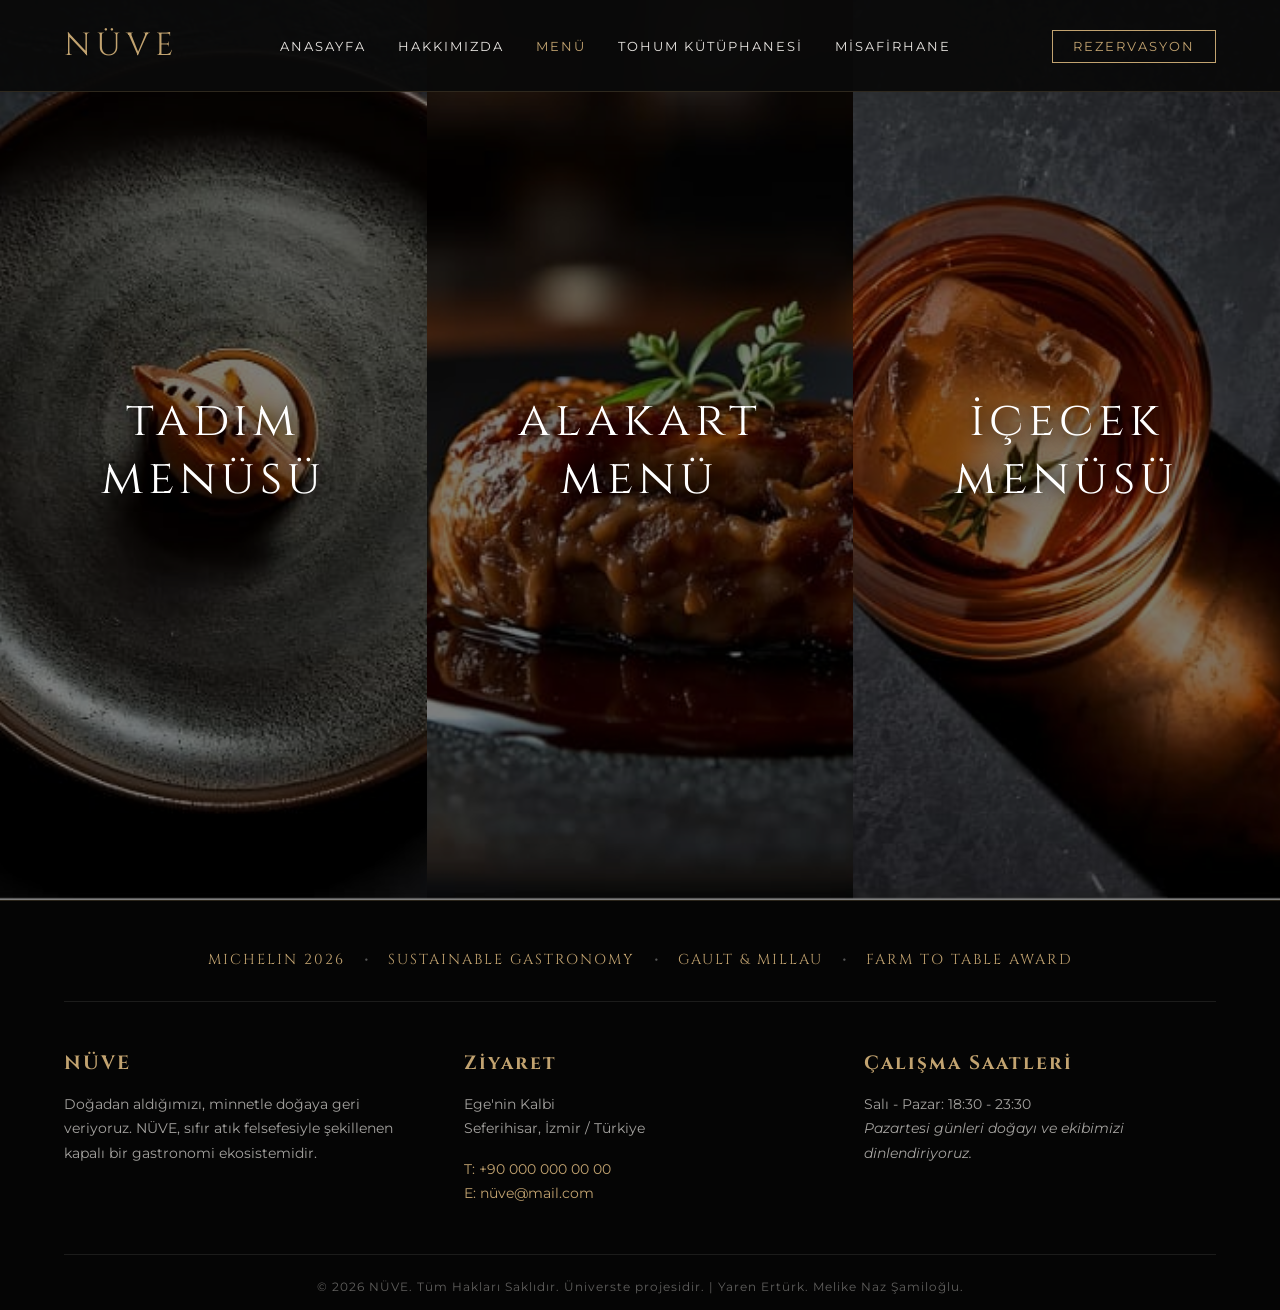
<file: menu.html>
<!DOCTYPE html>
<html lang="tr">
<head>
    <meta charset="UTF-8">
    <meta name="viewport" content="width=device-width, initial-scale=1.0">
    <title>Menü Seçimi | NÜVE</title>
    <link rel="preconnect" href="https://fonts.googleapis.com">
    <link rel="preconnect" href="https://fonts.gstatic.com" crossorigin>
    <link href="https://fonts.googleapis.com/css2?family=Cinzel:wght@400;600&family=Montserrat:wght@300;400;500&display=swap" rel="stylesheet">
    <link rel="stylesheet" href="style.css">
</head>
<body class="menu-selection-page">

    <header class="header">
        <div class="logo"><a href="index.html">NÜVE</a></div>
        
        <input type="checkbox" id="menu-toggle" class="menu-checkbox">
        <label for="menu-toggle" class="hamburger">
            <span class="bar"></span>
            <span class="bar"></span>
            <span class="bar"></span>
        </label>

        <nav class="navbar">
            <ul>
                <li><a href="index.html">Anasayfa</a></li>
                <li><a href="hakkimizda.html">Hakkımızda</a></li>
                <li><a href="menu.html" class="active">Menü</a></li>
                <li><a href="tohum-evlat-edinme.html">Tohum Kütüphanesi</a></li>
                <li><a href="misafirhane.html">Misafirhane</a></li>
                <li class="mobile-only"><a href="rezervasyon.html" class="btn-reservation">REZERVASYON</a></li>
            </ul>
        </nav>
        <div class="nav-actions desktop-only">
            <a href="rezervasyon.html" class="btn-reservation">REZERVASYON</a>
        </div>
        
        
    </header>
     <style>
    /* MOBİL MENÜ KURTARICI (CSS dosyasını ezip geçer) */
    @media (max-width: 768px) {
        /* 1. Menüyü başlangıçta gizle ve şeklini ayarla */
        .navbar {
            display: none !important;
            position: absolute !important;
            top: 100% !important; /* Header'ın hemen altında açılsın */
            left: 0 !important;
            width: 100% !important;
            background-color: #0a0a0a !important; /* Nüve siyahı */
            padding: 20px 0 !important;
            z-index: 9999 !important;
            text-align: center !important;
        }
        
        /* 2. Linkleri düzgünce alt alta diz */
        .navbar ul {
            display: flex !important;
            flex-direction: column !important;
            gap: 20px !important;
            padding: 0 !important;
            margin: 0 !important;
            list-style: none !important;
        }

        /* 3. SİHİRLİ DOKUNUŞ: Checkbox'a tıklanınca menüyü zorla aç! */
        #menu-toggle:checked ~ .navbar {
            display: block !important; 
        }

        /* Sayfadaki çirkin checkbox kutucuğunu gizle */
        #menu-toggle {
            display: none !important;
        }

        /* Hamburger ikonunu mobilde kesinlikle görünür yap */
        .hamburger {
            display: flex !important;
            flex-direction: column !important;
            cursor: pointer !important;
            z-index: 10000 !important;
        }
    }
</style>

    <main class="menu-categories-wrapper">
        <a href="tadim.html" class="menu-cat-item cat-tadim">
            <div class="menu-cat-overlay"></div>
            <h2 class="menu-cat-title">tadım<br>menüsü</h2>
        </a>

        <a href="alakart.html" class="menu-cat-item cat-alakart">
            <div class="menu-cat-overlay"></div>
            <h2 class="menu-cat-title">alakart<br>menü</h2>
        </a>

        <a href="icecek.html" class="menu-cat-item cat-icecek">
            <div class="menu-cat-overlay"></div>
            <h2 class="menu-cat-title">içecek<br>menüsü</h2>
        </a>
    </main>
    <footer class="footer">
        <div class="awards-section">
            <span class="award">MICHELIN 2026</span>
            <span class="award-dot">•</span>
            <span class="award">SUSTAINABLE GASTRONOMY</span>
            <span class="award-dot">•</span>
            <span class="award">GAULT & MILLAU</span>
            <span class="award-dot">•</span>
            <span class="award">FARM TO TABLE AWARD</span>
        </div>

        <div class="footer-grid">
            <div class="footer-col">
                <h3>NÜVE</h3>
                <p>Doğadan aldığımızı, minnetle doğaya geri veriyoruz. NÜVE, sıfır atık felsefesiyle şekillenen kapalı bir gastronomi ekosistemidir.</p>
            </div>
            
            <div class="footer-col">
                <h3>Ziyaret</h3>
                <p>Ege'nin Kalbi<br>Seferihisar, İzmir / Türkiye</p>
                <p class="contact-info">T: +90 000 000 00 00<br>E: nüve@mail.com</p>
            </div>

            <div class="footer-col">
                <h3>Çalışma Saatleri</h3>
                <p>Salı - Pazar: 18:30 - 23:30<br><em>Pazartesi günleri doğayı ve ekibimizi dinlendiriyoruz.</em></p>
            </div>
        </div>

        <div class="footer-bottom">
            <p>&copy; 2026 NÜVE. Tüm Hakları Saklıdır. Üniverste projesidir. | Yaren Ertürk. Melike Naz Şamiloğlu.</p>
        </div>
    </footer>

</body>
</html>
</file>
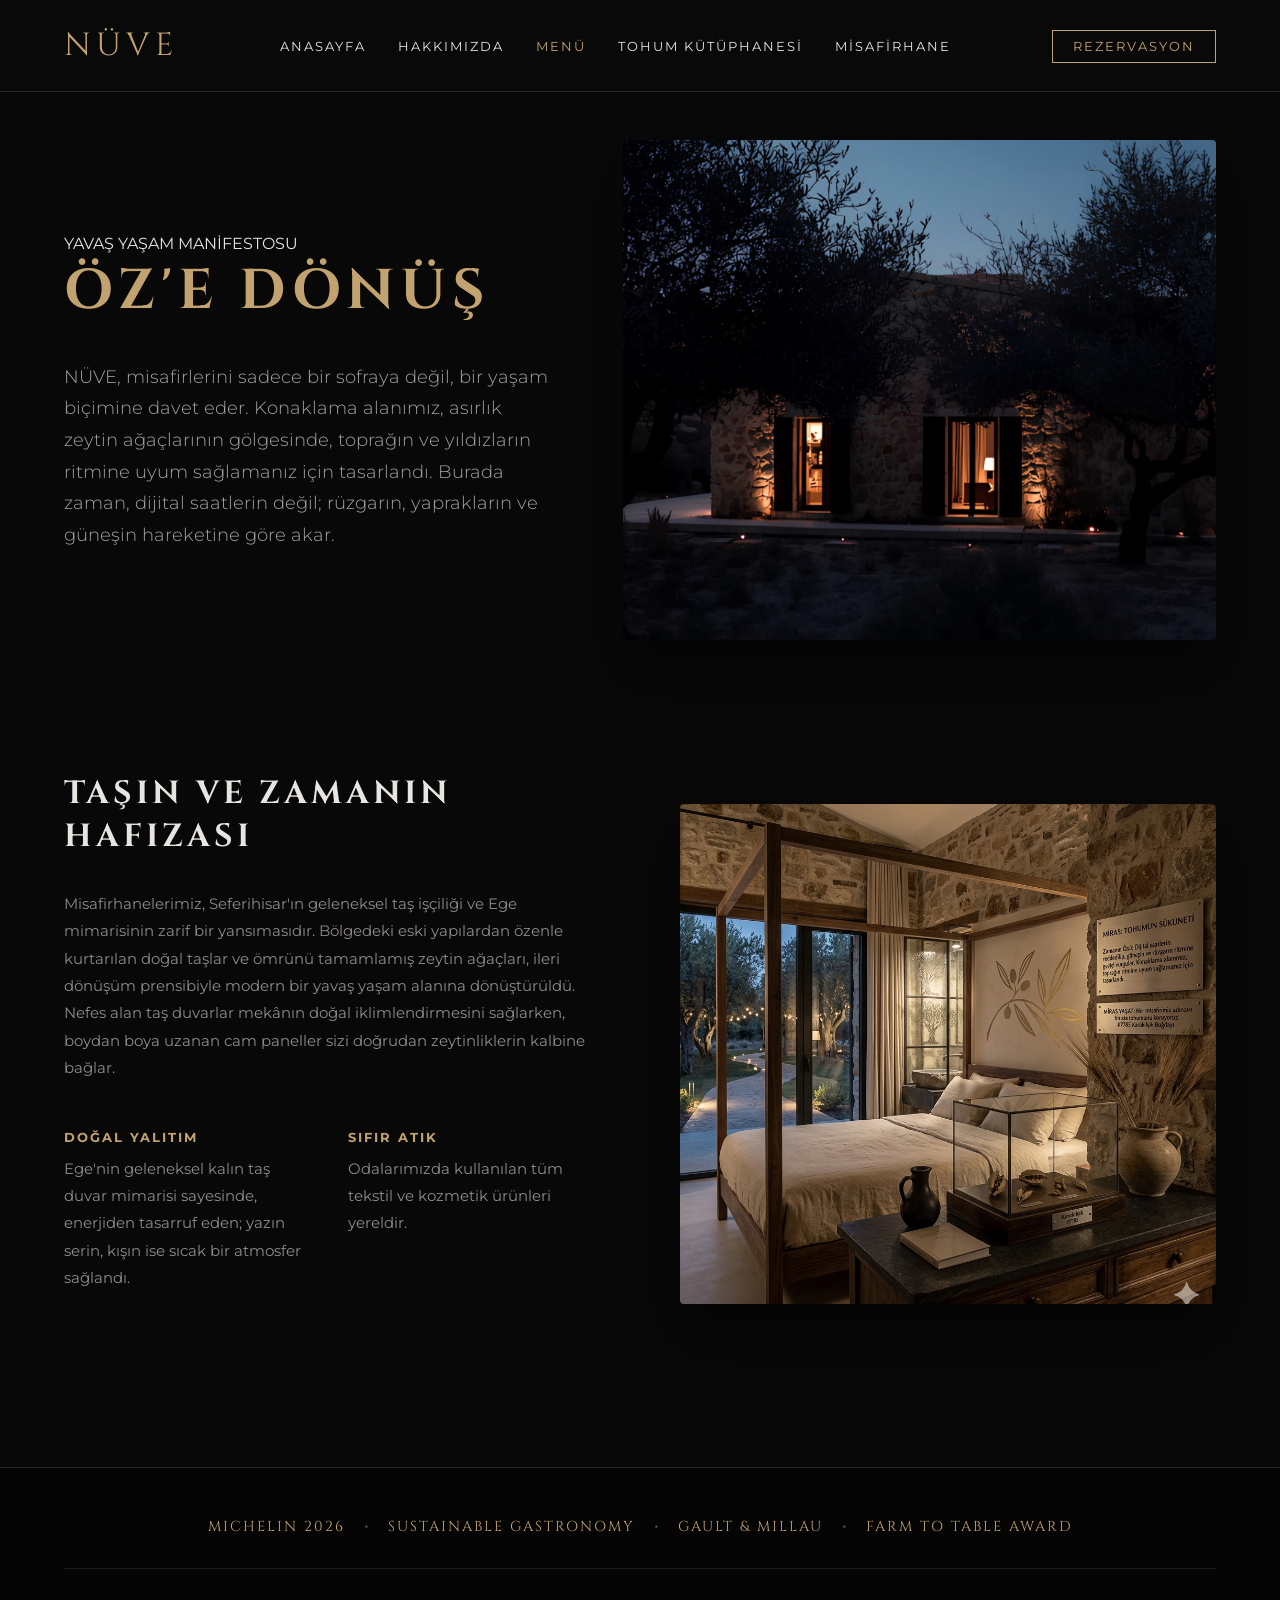
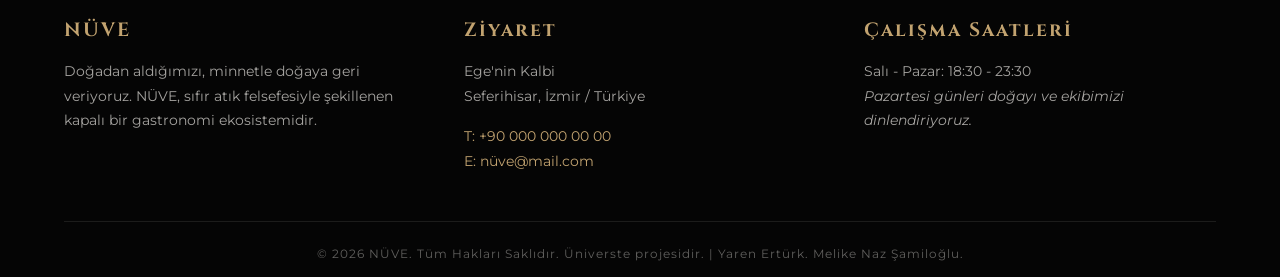
<file: misafirhane.html>
<!DOCTYPE html>
<html lang="tr">
<head>
    <meta charset="UTF-8">
    <meta name="viewport" content="width=device-width, initial-scale=1.0">
    <title>Misafirhane | NÜVE - Toprağın Ritmine Eşlik Et</title>
    <link rel="preconnect" href="https://fonts.googleapis.com">
    <link rel="preconnect" href="https://fonts.gstatic.com" crossorigin>
    <link href="https://fonts.googleapis.com/css2?family=Cinzel:wght@400;600&family=Montserrat:wght@300;400;500&display=swap" rel="stylesheet">
    <link rel="stylesheet" href="style.css">
</head>
<body class="lodging-page">

    <header class="header">
        <div class="logo"><a href="index.html">NÜVE</a></div>
        
        <input type="checkbox" id="menu-toggle" class="menu-checkbox">
        <label for="menu-toggle" class="hamburger">
            <span class="bar"></span>
            <span class="bar"></span>
            <span class="bar"></span>
        </label>

        <nav class="navbar">
            <ul>
                <li><a href="index.html">Anasayfa</a></li>
                <li><a href="hakkimizda.html">Hakkımızda</a></li>
                <li><a href="menu.html" class="active">Menü</a></li>
                <li><a href="tohum-evlat-edinme.html">Tohum Kütüphanesi</a></li>
                <li><a href="misafirhane.html">Misafirhane</a></li>
                <li class="mobile-only"><a href="rezervasyon.html" class="btn-reservation">REZERVASYON</a></li>
            </ul>
        </nav>
        <div class="nav-actions desktop-only">
            <a href="rezervasyon.html" class="btn-reservation">REZERVASYON</a>
        </div>
        
        
    </header>
     <style>
    /* MOBİL MENÜ KURTARICI (CSS dosyasını ezip geçer) */
    @media (max-width: 768px) {
        /* 1. Menüyü başlangıçta gizle ve şeklini ayarla */
        .navbar {
            display: none !important;
            position: absolute !important;
            top: 100% !important; /* Header'ın hemen altında açılsın */
            left: 0 !important;
            width: 100% !important;
            background-color: #0a0a0a !important; /* Nüve siyahı */
            padding: 20px 0 !important;
            z-index: 9999 !important;
            text-align: center !important;
        }
        
        /* 2. Linkleri düzgünce alt alta diz */
        .navbar ul {
            display: flex !important;
            flex-direction: column !important;
            gap: 20px !important;
            padding: 0 !important;
            margin: 0 !important;
            list-style: none !important;
        }

        /* 3. SİHİRLİ DOKUNUŞ: Checkbox'a tıklanınca menüyü zorla aç! */
        #menu-toggle:checked ~ .navbar {
            display: block !important; 
        }

        /* Sayfadaki çirkin checkbox kutucuğunu gizle */
        #menu-toggle {
            display: none !important;
        }

        /* Hamburger ikonunu mobilde kesinlikle görünür yap */
        .hamburger {
            display: flex !important;
            flex-direction: column !important;
            cursor: pointer !important;
            z-index: 10000 !important;
        }
    }
</style>

    <main class="lodging-rich-container">
        
        <section class="lodging-hero-section">
            <div class="hero-text">
                <span class="sub-title">YAVAŞ YAŞAM MANİFESTOSU</span>
                <h1>ÖZ'E DÖNÜŞ</h1>
                <p>NÜVE, misafirlerini sadece bir sofraya değil, bir yaşam biçimine davet eder. Konaklama alanımız, asırlık zeytin ağaçlarının gölgesinde, toprağın ve yıldızların ritmine uyum sağlamanız için tasarlandı. Burada zaman, dijital saatlerin değil; rüzgarın, yaprakların ve güneşin hareketine göre akar.</p>
            </div>
            <div class="hero-image-box">
                <img src="ev.jpeg" alt="Nüve Kubbe Evler Genel Görünüm" class="rich-img">
            </div>
        </section>

        <section class="lodging-details-section">
            <div class="details-grid">
                <div class="details-image">
                    <img src="eviç.png" alt="Kubbe Ev İç Tasarım" class="rich-img">
                </div>
                <div class="details-text">
    <h2>TAŞIN VE ZAMANIN HAFIZASI</h2>
    <p>Misafirhanelerimiz, Seferihisar'ın geleneksel taş işçiliği ve Ege mimarisinin zarif bir yansımasıdır. Bölgedeki eski yapılardan özenle kurtarılan doğal taşlar ve ömrünü tamamlamış zeytin ağaçları, ileri dönüşüm prensibiyle modern bir yavaş yaşam alanına dönüştürüldü. Nefes alan taş duvarlar mekânın doğal iklimlendirmesini sağlarken, boydan boya uzanan cam paneller sizi doğrudan zeytinliklerin kalbine bağlar.</p>
    
    <div class="info-list">
        <div class="info-item">
            <strong>DOĞAL YALITIM</strong>
            <p>Ege'nin geleneksel kalın taş duvar mimarisi sayesinde, enerjiden tasarruf eden; yazın serin, kışın ise sıcak bir atmosfer sağlandı.</p>
        </div>
        <div class="info-item">
            <strong>SIFIR ATIK</strong>
            <p>Odalarımızda kullanılan tüm tekstil ve kozmetik ürünleri  yereldir.</p>
        </div>
    </div>
</div>
            </div>
        </section>

    </main>
    <footer class="footer">
        <div class="awards-section">
            <span class="award">MICHELIN 2026</span>
            <span class="award-dot">•</span>
            <span class="award">SUSTAINABLE GASTRONOMY</span>
            <span class="award-dot">•</span>
            <span class="award">GAULT & MILLAU</span>
            <span class="award-dot">•</span>
            <span class="award">FARM TO TABLE AWARD</span>
        </div>

        <div class="footer-grid">
            <div class="footer-col">
                <h3>NÜVE</h3>
                <p>Doğadan aldığımızı, minnetle doğaya geri veriyoruz. NÜVE, sıfır atık felsefesiyle şekillenen kapalı bir gastronomi ekosistemidir.</p>
            </div>
            
            <div class="footer-col">
                <h3>Ziyaret</h3>
                <p>Ege'nin Kalbi<br>Seferihisar, İzmir / Türkiye</p>
                <p class="contact-info">T: +90 000 000 00 00<br>E: nüve@mail.com</p>
            </div>

            <div class="footer-col">
                <h3>Çalışma Saatleri</h3>
                <p>Salı - Pazar: 18:30 - 23:30<br><em>Pazartesi günleri doğayı ve ekibimizi dinlendiriyoruz.</em></p>
            </div>
        </div>

        <div class="footer-bottom">
            <p>&copy; 2026 NÜVE. Tüm Hakları Saklıdır. Üniverste projesidir. | Yaren Ertürk. Melike Naz Şamiloğlu.</p>
        </div>
    </footer>

    </body>
</html>
</file>
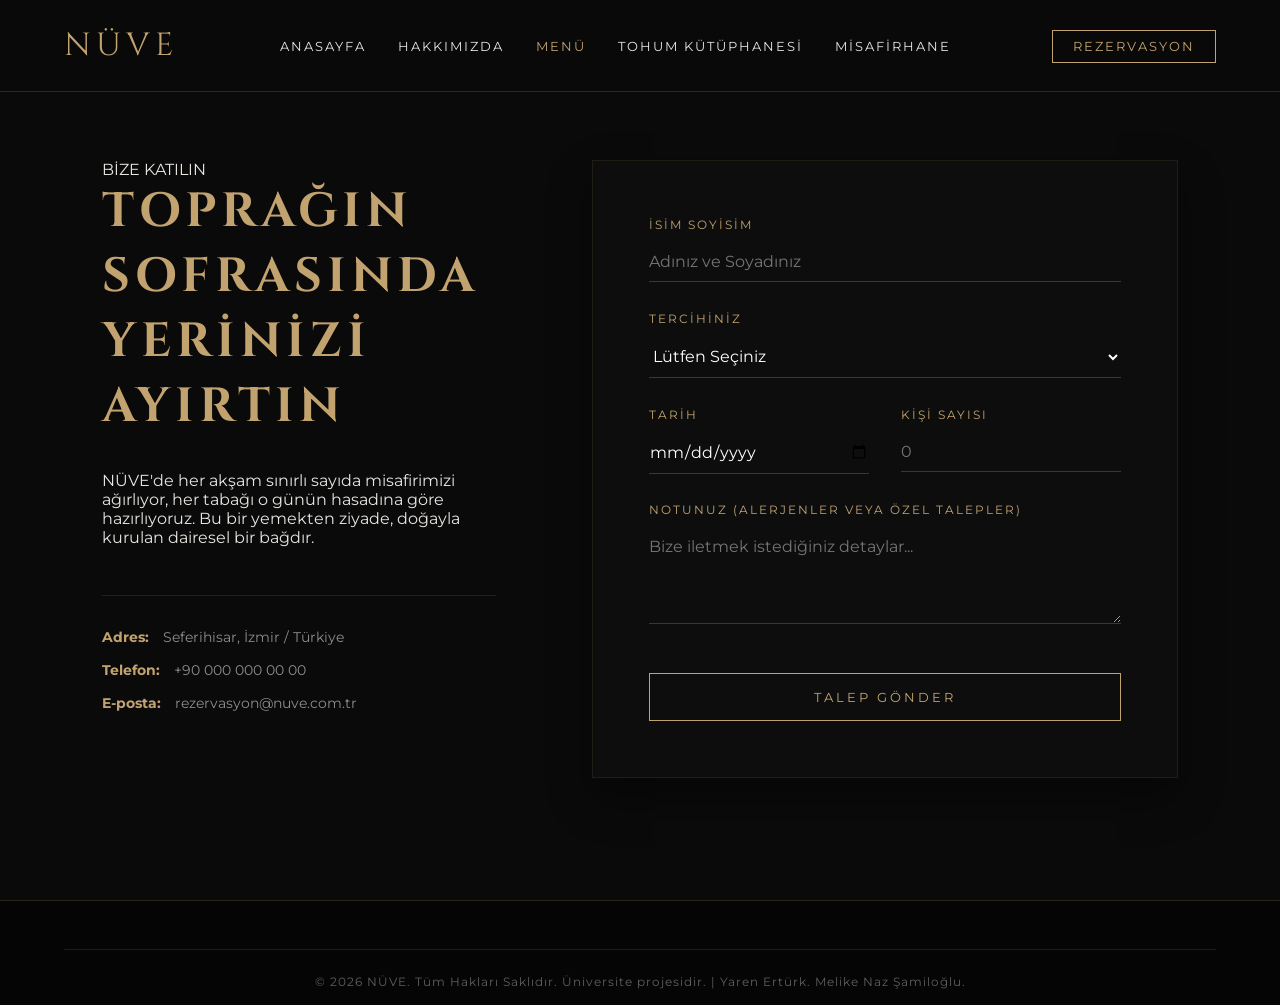
<file: rezervasyon.html>
<!DOCTYPE html>
<html lang="tr">
<head>
    <meta charset="UTF-8">
    <meta name="viewport" content="width=device-width, initial-scale=1.0">
    <title>Rezervasyon | NÜVE - Zamanı Durdurun</title>
    <link rel="preconnect" href="https://fonts.googleapis.com">
    <link rel="preconnect" href="https://fonts.gstatic.com" crossorigin>
    <link href="https://fonts.googleapis.com/css2?family=Cinzel:wght@400;600&family=Montserrat:wght@300;400;500&display=swap" rel="stylesheet">
    <link rel="stylesheet" href="style.css">
</head>
<body class="reservation-page">

    <header class="header">
        <div class="logo"><a href="index.html">NÜVE</a></div>
        
        <input type="checkbox" id="menu-toggle" class="menu-checkbox">
        <label for="menu-toggle" class="hamburger">
            <span class="bar"></span>
            <span class="bar"></span>
            <span class="bar"></span>
        </label>

        <nav class="navbar">
            <ul>
                <li><a href="index.html">Anasayfa</a></li>
                <li><a href="hakkimizda.html">Hakkımızda</a></li>
                <li><a href="menu.html" class="active">Menü</a></li>
                <li><a href="tohum-evlat-edinme.html">Tohum Kütüphanesi</a></li>
                <li><a href="misafirhane.html">Misafirhane</a></li>
                <li class="mobile-only"><a href="rezervasyon.html" class="btn-reservation">REZERVASYON</a></li>
            </ul>
        </nav>
        <div class="nav-actions desktop-only">
            <a href="rezervasyon.html" class="btn-reservation">REZERVASYON</a>
        </div>
        
    </header>
     <style>
    /* MOBİL MENÜ KURTARICI (CSS dosyasını ezip geçer) */
    @media (max-width: 768px) {
        /* 1. Menüyü başlangıçta gizle ve şeklini ayarla */
        .navbar {
            display: none !important;
            position: absolute !important;
            top: 100% !important; /* Header'ın hemen altında açılsın */
            left: 0 !important;
            width: 100% !important;
            background-color: #0a0a0a !important; /* Nüve siyahı */
            padding: 20px 0 !important;
            z-index: 9999 !important;
            text-align: center !important;
        }
        
        /* 2. Linkleri düzgünce alt alta diz */
        .navbar ul {
            display: flex !important;
            flex-direction: column !important;
            gap: 20px !important;
            padding: 0 !important;
            margin: 0 !important;
            list-style: none !important;
        }

        /* 3. SİHİRLİ DOKUNUŞ: Checkbox'a tıklanınca menüyü zorla aç! */
        #menu-toggle:checked ~ .navbar {
            display: block !important; 
        }

        /* Sayfadaki çirkin checkbox kutucuğunu gizle */
        #menu-toggle {
            display: none !important;
        }

        /* Hamburger ikonunu mobilde kesinlikle görünür yap */
        .hamburger {
            display: flex !important;
            flex-direction: column !important;
            cursor: pointer !important;
            z-index: 10000 !important;
        }
    }
</style>

    <main class="reservation-container">
        <section class="reservation-content">
            <div class="res-text">
                <span class="sub-title">BİZE KATILIN</span>
                <h1>TOPRAĞIN SOFRASINDA<br>YERİNİZİ AYIRTIN</h1>
                <p>NÜVE'de her akşam sınırlı sayıda misafirimizi ağırlıyor, her tabağı o günün hasadına göre hazırlıyoruz. Bu bir yemekten ziyade, doğayla kurulan dairesel bir bağdır.</p>
                
                <div class="res-contact-info">
                    <p><strong>Adres:</strong> Seferihisar, İzmir / Türkiye</p>
                    <p><strong>Telefon:</strong> +90 000 000 00 00</p>
                    <p><strong>E-posta:</strong> rezervasyon@nuve.com.tr</p>
                </div>
            </div>

            <div class="res-form-box">
                <form action="#">
                    <div class="input-group">
                        <label>İsim Soyisim</label>
                        <input type="text" placeholder="Adınız ve Soyadınız" required>
                    </div>
                    
                    <div class="input-group">
                        <label>Tercihiniz</label>
                        <select required>
                            <option value="" disabled selected>Lütfen Seçiniz</option>
                            <option value="restoran">Akşam Yemeği (Döngüsel Menü)</option>
                            <option value="konaklama">Misafirhane (Konaklama)</option>
                            <option value="ikisi">Gastronomik Konaklama Deneyimi</option>
                        </select>
                    </div>

                    <div class="form-row">
                        <div class="input-group">
                            <label>Tarih</label>
                            <input type="date" required>
                        </div>
                        <div class="input-group">
                            <label>Kişi Sayısı</label>
                            <input type="number" min="1" max="10" placeholder="0" required>
                        </div>
                    </div>

                    <div class="input-group">
                        <label>Notunuz (Alerjenler veya Özel Talepler)</label>
                        <textarea rows="4" placeholder="Bize iletmek istediğiniz detaylar..."></textarea>
                    </div>

                    <button type="submit" class="btn-submit">TALEP GÖNDER</button>
                </form>
            </div>
        </section>
    </main>

    <footer class="footer">
        <div class="footer-bottom">
            <p>&copy; 2026 NÜVE. Tüm Hakları Saklıdır. Üniversite projesidir. | Yaren Ertürk. Melike Naz Şamiloğlu.</p>
        </div>
    </footer>

</body>
</html>
</file>
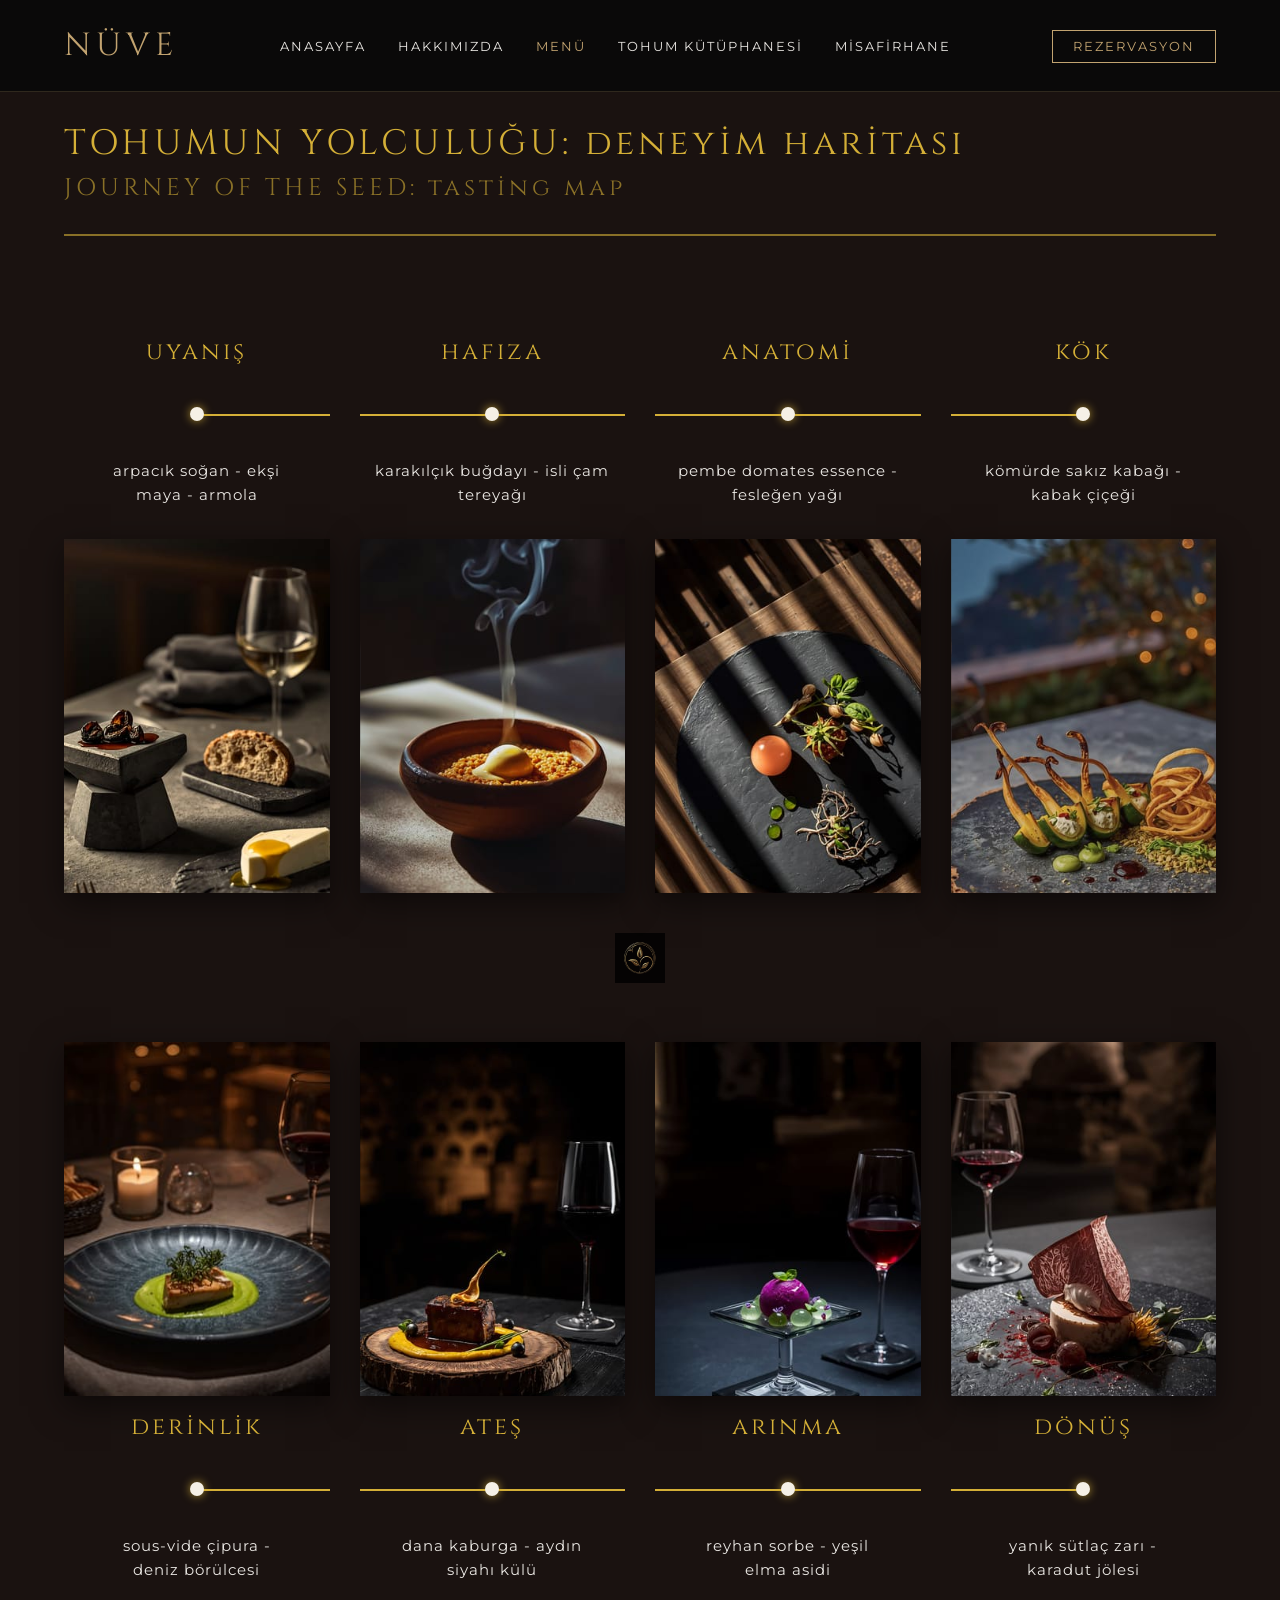
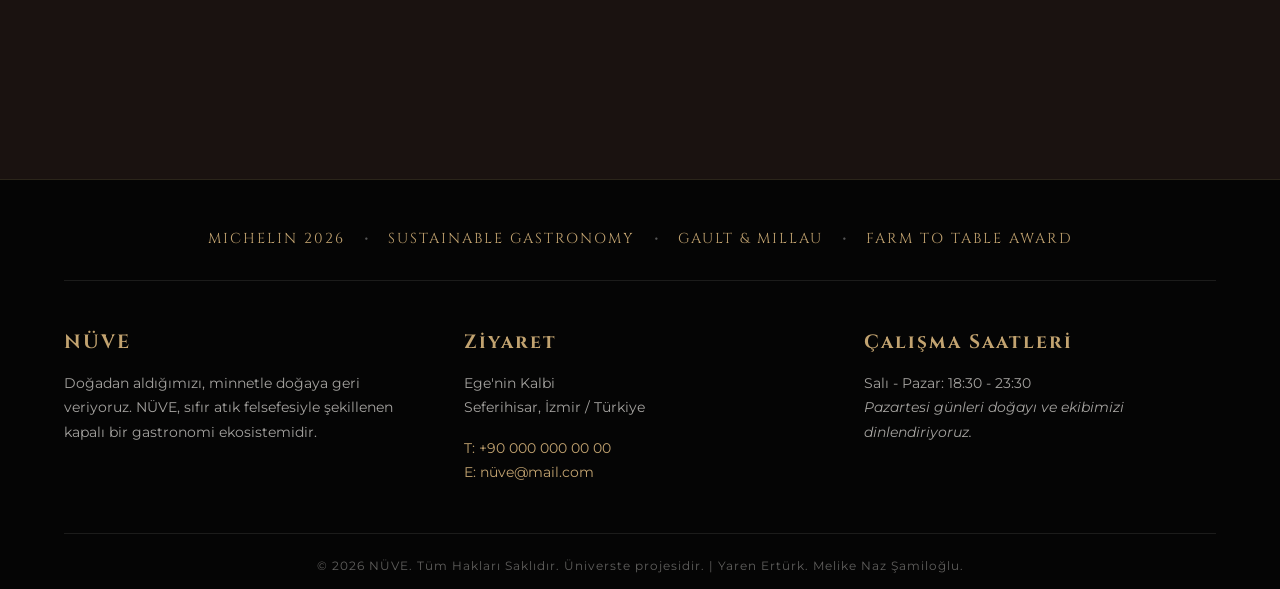
<file: tadim.html>
<!DOCTYPE html>
<html lang="tr">
<head>
    <meta charset="UTF-8">
    <meta name="viewport" content="width=device-width, initial-scale=1.0">
    <title>Deneyim Haritası | NÜVE</title>
    
    <link rel="preconnect" href="https://fonts.googleapis.com">
    <link rel="preconnect" href="https://fonts.gstatic.com" crossorigin>
    <link href="https://fonts.googleapis.com/css2?family=Cinzel:wght@400;600&family=Montserrat:wght@300;400&display=swap" rel="stylesheet">
    
    <link rel="stylesheet" href="style.css">

    <style>
        /* BU SAYFAYA ÖZEL EFSANEVİ TIMELINE TASARIMI */
        .tadim-page {
            background-color: #1a1210; /* Ekran görüntüsündeki o sıcak, koyu kahve/siyah tonu */
            color: #e8e5e1;
            overflow-x: hidden;
        }

        /* --- ÜST BAŞLIK BÖLÜMÜ --- */
        .tadim-header-section {
            padding: 120px 5% 40px;
        }

        .tadim-header-section h1 {
            font-family: 'Cinzel', serif;
            font-size: 2.2rem;
            color: #d4af37;
            letter-spacing: 4px;
            margin-bottom: 5px;
            font-weight: 400;
        }

        .tadim-header-section h1 span {
            text-transform: lowercase;
        }

        .tadim-header-section h2 {
            font-family: 'Cinzel', serif;
            font-size: 1.5rem;
            color: rgba(212, 175, 55, 0.6); /* Daha soluk altın rengi */
            letter-spacing: 4px;
            font-weight: 400;
            margin-bottom: 30px;
        }

        .header-line {
            width: 100%;
            height: 2px;
            background-color: rgba(212, 175, 55, 0.6);
            margin-bottom: 60px;
        }

        /* --- ZAMAN ÇİZELGESİ (TIMELINE) IZGARASI --- */
        .timeline-container {
            padding: 0 5% 100px;
        }

        .timeline-row {
            display: grid;
            grid-template-columns: repeat(4, 1fr);
            gap: 30px;
            margin-bottom: 80px;
        }

        .timeline-item {
            text-align: center;
            display: flex;
            flex-direction: column;
        }

        /* Başlıklar ve Açıklamalar */
        .stage-name {
            font-family: 'Cinzel', serif;
            font-size: 1.5rem;
            color: #d4af37;
            font-weight: 400;
            letter-spacing: 3px;
        }

        .stage-desc {
            font-family: 'Montserrat', sans-serif;
            font-size: 0.95rem;
            color: #e8e5e1;
            line-height: 1.6;
            margin: 15px 0;
            letter-spacing: 1px;
            min-height: 50px;
        }

        /* Fotoğraflar */
        .stage-img {
            width: 100%;
            aspect-ratio: 3 / 4; /* Tam ekran görüntüsündeki dikey (portre) oran */
            background-size: cover;
            background-position: center;
            margin-top: 15px;
            box-shadow: 0 10px 30px rgba(0,0,0,0.5);
            transition: 0.4s ease;
        }

        .stage-img:hover {
            transform: scale(1.03);
        }

        /* Noktalar ve Çizgi Mekanizması */
        .node-wrapper {
            position: relative;
            height: 30px;
            display: flex;
            align-items: center;
            justify-content: center;
            margin: 15px 0;
        }

        .t-line {
            position: absolute;
            top: 50%;
            left: 0;
            right: 0;
            height: 2px;
            background-color: #d4af37;
            z-index: 1;
        }

        /* Çizginin kenarlardan taşmasını engelleme */
        .timeline-item:first-child .t-line { left: 50%; }
        .timeline-item:last-child .t-line { right: 50%; }

        .t-node {
            width: 14px;
            height: 14px;
            background-color: #f5f0e6;
            border-radius: 50%;
            z-index: 2;
            box-shadow: 0 0 10px rgba(212, 175, 55, 0.8);
        }

        /* Fotoğraf Atamaları */
        .img-1 { background-image: url('tadim1.jpeg'); }
        .img-2 { background-image: url('tadim2.jpeg'); }
        .img-3 { background-image: url('tadim3.jpeg'); }
        .img-4 { background-image: url('tadim4.jpeg'); }
        .img-5 { background-image: url('tadim5.jpeg'); }
        .img-6 { background-image: url('tadim6.jpeg'); }
        .img-7 { background-image: url('tadim7.jpeg'); }
        .img-8 { background-image: url('tadim8.jpeg'); }

        /* Ortadaki küçük logo */
        .center-logo {
            text-align: center;
            margin: -40px 0 40px;
        }
        .center-logo img {
            width: 50px;
            opacity: 0.8;
        }

        /* Mobil Cihazlar İçin Alt Alta Dizilim */
        @media (max-width: 992px) {
            .timeline-row { grid-template-columns: repeat(2, 1fr); }
            .timeline-item:nth-child(odd) .t-line { left: 50%; right: 0; }
            .timeline-item:nth-child(even) .t-line { left: 0; right: 50%; }
        }
        @media (max-width: 600px) {
            .timeline-row { grid-template-columns: 1fr; }
            .t-line { display: none; } /* Mobilde yan çizgiyi gizler */
            .stage-img { aspect-ratio: 4 / 3; }
        }
    </style>
</head>
<body class="tadim-page">

    <header class="header">
        <div class="logo"><a href="index.html">NÜVE</a></div>
        
        <input type="checkbox" id="menu-toggle" class="menu-checkbox">
        <label for="menu-toggle" class="hamburger">
            <span class="bar"></span>
            <span class="bar"></span>
            <span class="bar"></span>
        </label>

        <nav class="navbar">
            <ul>
                <li><a href="index.html">Anasayfa</a></li>
                <li><a href="hakkimizda.html">Hakkımızda</a></li>
                <li><a href="menu.html" class="active">Menü</a></li>
                <li><a href="tohum-evlat-edinme.html">Tohum Kütüphanesi</a></li>
                <li><a href="misafirhane.html">Misafirhane</a></li>
                <li class="mobile-only"><a href="rezervasyon.html" class="btn-reservation">REZERVASYON</a></li>
            </ul>
        </nav>
        <div class="nav-actions desktop-only">
            <a href="rezervasyon.html" class="btn-reservation">REZERVASYON</a>
        </div>
        
        
    </header>
     <style>
    /* MOBİL MENÜ KURTARICI (CSS dosyasını ezip geçer) */
    @media (max-width: 768px) {
        /* 1. Menüyü başlangıçta gizle ve şeklini ayarla */
        .navbar {
            display: none !important;
            position: absolute !important;
            top: 100% !important; /* Header'ın hemen altında açılsın */
            left: 0 !important;
            width: 100% !important;
            background-color: #0a0a0a !important; /* Nüve siyahı */
            padding: 20px 0 !important;
            z-index: 9999 !important;
            text-align: center !important;
        }
        
        /* 2. Linkleri düzgünce alt alta diz */
        .navbar ul {
            display: flex !important;
            flex-direction: column !important;
            gap: 20px !important;
            padding: 0 !important;
            margin: 0 !important;
            list-style: none !important;
        }

        /* 3. SİHİRLİ DOKUNUŞ: Checkbox'a tıklanınca menüyü zorla aç! */
        #menu-toggle:checked ~ .navbar {
            display: block !important; 
        }

        /* Sayfadaki çirkin checkbox kutucuğunu gizle */
        #menu-toggle {
            display: none !important;
        }

        /* Hamburger ikonunu mobilde kesinlikle görünür yap */
        .hamburger {
            display: flex !important;
            flex-direction: column !important;
            cursor: pointer !important;
            z-index: 10000 !important;
        }
    }
</style>

    <main>
        
        <section class="tadim-header-section">
            <h1>TOHUMUN YOLCULUĞU: <span>deneyim haritası</span></h1>
            <h2>JOURNEY OF THE SEED: <span>tasting map</span></h2>
            <div class="header-line"></div>
        </section>

        <section class="timeline-container">
            
            <div class="timeline-row">
                
                <div class="timeline-item">
                    <div class="stage-name">uyanış</div>
                    <div class="node-wrapper"><div class="t-line"></div><div class="t-node"></div></div>
                    <div class="stage-desc">arpacık soğan - ekşi<br>maya - armola</div>
                    <div class="stage-img img-1"></div>
                </div>

                <div class="timeline-item">
                    <div class="stage-name">hafıza</div>
                    <div class="node-wrapper"><div class="t-line"></div><div class="t-node"></div></div>
                    <div class="stage-desc">karakılçık buğdayı - isli çam<br>tereyağı</div>
                    <div class="stage-img img-2"></div>
                </div>

                <div class="timeline-item">
                    <div class="stage-name">anatomi</div>
                    <div class="node-wrapper"><div class="t-line"></div><div class="t-node"></div></div>
                    <div class="stage-desc">pembe domates essence -<br>fesleğen yağı</div>
                    <div class="stage-img img-3"></div>
                </div>

                <div class="timeline-item">
                    <div class="stage-name">kök</div>
                    <div class="node-wrapper"><div class="t-line"></div><div class="t-node"></div></div>
                    <div class="stage-desc">kömürde sakız kabağı -<br>kabak çiçeği</div>
                    <div class="stage-img img-4"></div>
                </div>

            </div>
            <div class="center-logo">
                <img src="logo.jpeg" alt="Nüve İkon"> 
            </div>

            <div class="timeline-row">
                
                <div class="timeline-item">
                    <div class="stage-img img-5"></div>
                    <div class="stage-name" style="margin-top: 15px;">derinlik</div>
                    <div class="node-wrapper"><div class="t-line"></div><div class="t-node"></div></div>
                    <div class="stage-desc">sous-vide çipura -<br>deniz börülcesi</div>
                </div>

                <div class="timeline-item">
                    <div class="stage-img img-6"></div>
                    <div class="stage-name" style="margin-top: 15px;">ateş</div>
                    <div class="node-wrapper"><div class="t-line"></div><div class="t-node"></div></div>
                    <div class="stage-desc">dana kaburga - aydın<br>siyahı külü</div>
                </div>

                <div class="timeline-item">
                    <div class="stage-img img-7"></div>
                    <div class="stage-name" style="margin-top: 15px;">arınma</div>
                    <div class="node-wrapper"><div class="t-line"></div><div class="t-node"></div></div>
                    <div class="stage-desc">reyhan sorbe - yeşil<br>elma asidi</div>
                </div>

                <div class="timeline-item">
                    <div class="stage-img img-8"></div>
                    <div class="stage-name" style="margin-top: 15px;">dönüş</div>
                    <div class="node-wrapper"><div class="t-line"></div><div class="t-node"></div></div>
                    <div class="stage-desc">yanık sütlaç zarı -<br>karadut jölesi</div>
                </div>

            </div>

        </section>

    </main>

    <footer class="footer">
        <div class="awards-section">
            <span class="award">MICHELIN 2026</span>
            <span class="award-dot">•</span>
            <span class="award">SUSTAINABLE GASTRONOMY</span>
            <span class="award-dot">•</span>
            <span class="award">GAULT & MILLAU</span>
            <span class="award-dot">•</span>
            <span class="award">FARM TO TABLE AWARD</span>
        </div>

        <div class="footer-grid">
            <div class="footer-col">
                <h3>NÜVE</h3>
                <p>Doğadan aldığımızı, minnetle doğaya geri veriyoruz. NÜVE, sıfır atık felsefesiyle şekillenen kapalı bir gastronomi ekosistemidir.</p>
            </div>
            
            <div class="footer-col">
                <h3>Ziyaret</h3>
                <p>Ege'nin Kalbi<br>Seferihisar, İzmir / Türkiye</p>
                <p class="contact-info">T: +90 000 000 00 00<br>E: nüve@mail.com</p>
            </div>

            <div class="footer-col">
                <h3>Çalışma Saatleri</h3>
                <p>Salı - Pazar: 18:30 - 23:30<br><em>Pazartesi günleri doğayı ve ekibimizi dinlendiriyoruz.</em></p>
            </div>
        </div>

        <div class="footer-bottom">
            <p>&copy; 2026 NÜVE. Tüm Hakları Saklıdır. Üniverste projesidir. | Yaren Ertürk. Melike Naz Şamiloğlu.</p>
        </div>
    </footer>

</body>
</html>
</file>
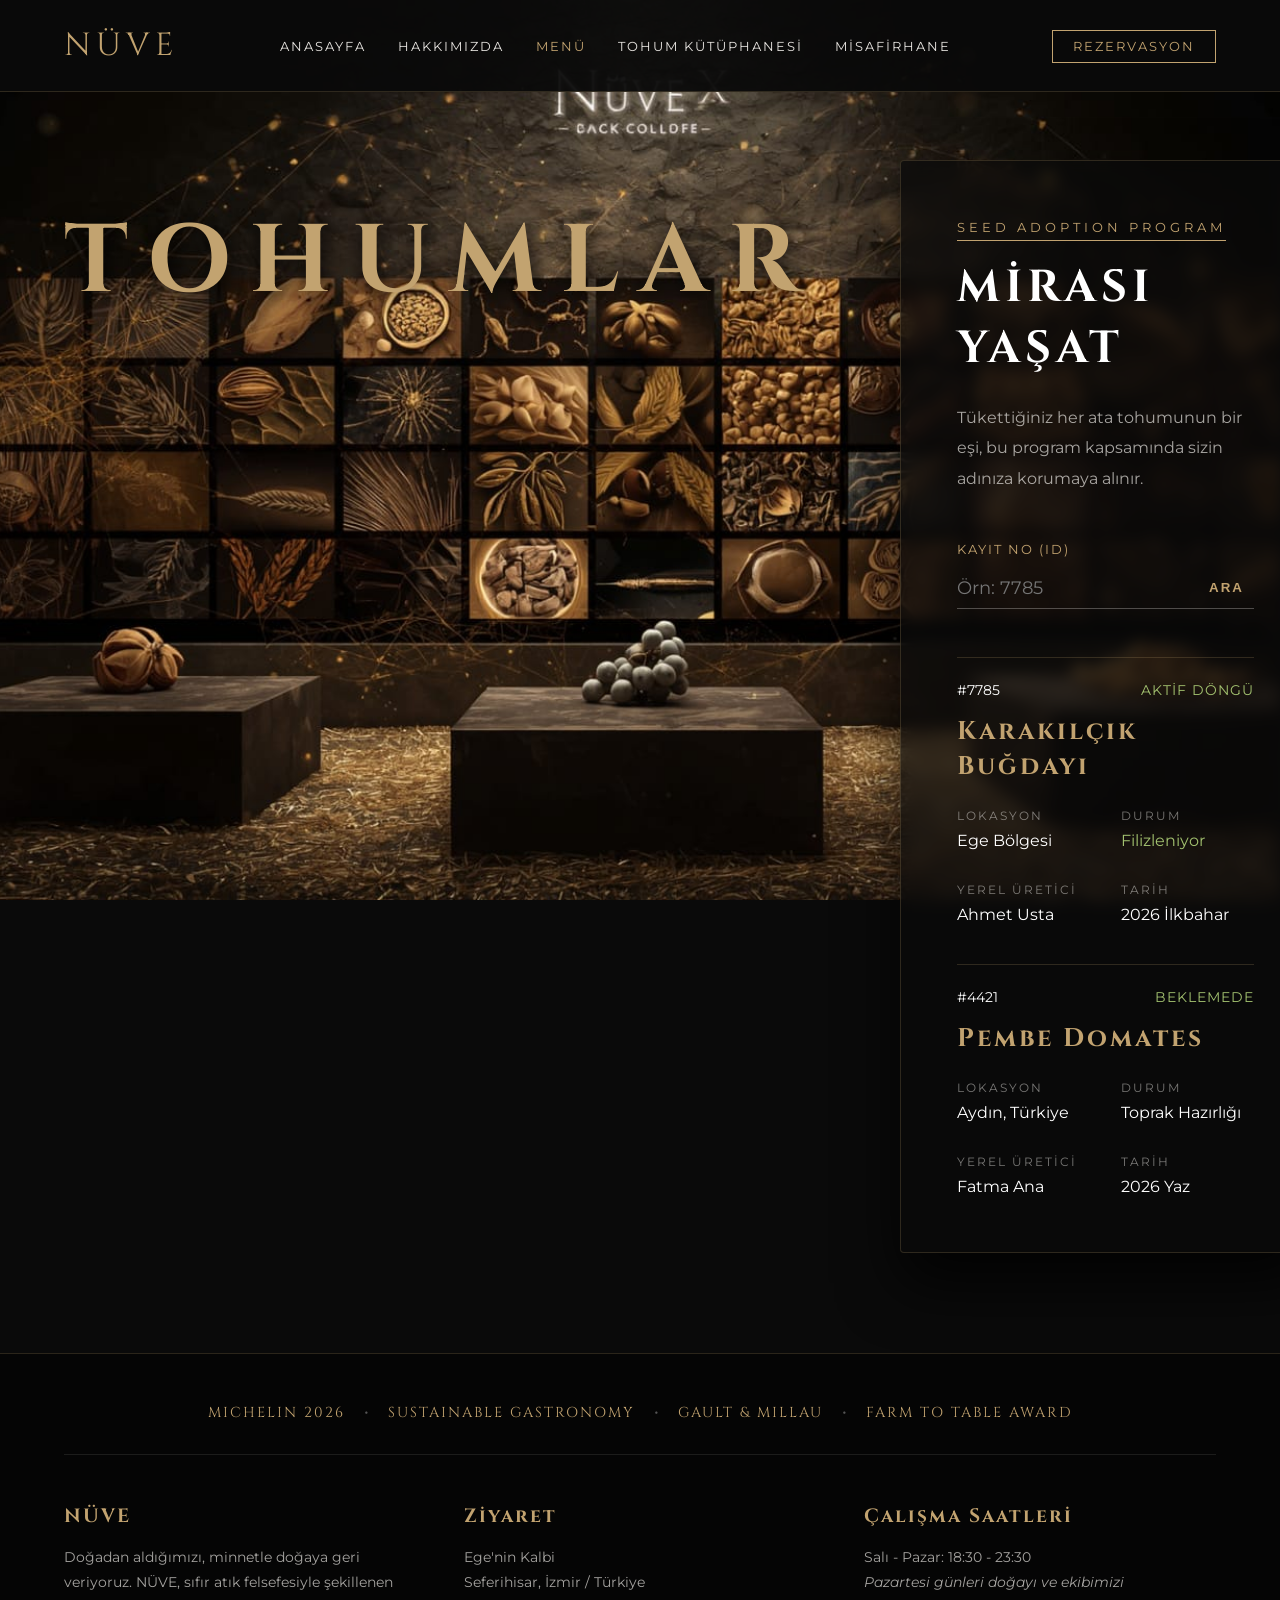
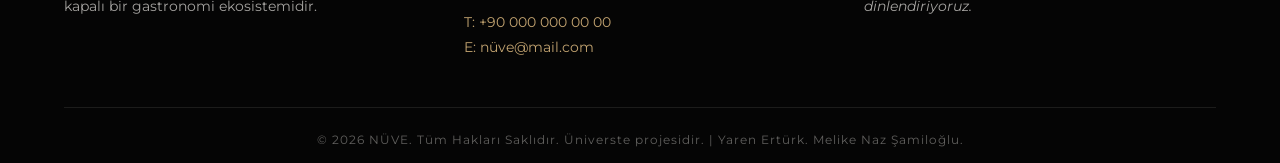
<file: tohum-evlat-edinme.html>
<!DOCTYPE html>
<html lang="tr">
<head>
    <meta charset="UTF-8">
    <meta name="viewport" content="width=device-width, initial-scale=1.0">
    <title>Tohum Kütüphanesi | NÜVE X - Mirası Yaşat</title>
    <link rel="preconnect" href="https://fonts.googleapis.com">
    <link rel="preconnect" href="https://fonts.gstatic.com" crossorigin>
    <link href="https://fonts.googleapis.com/css2?family=Cinzel:wght@400;600&family=Montserrat:wght@300;400;500&display=swap" rel="stylesheet">
    <link rel="stylesheet" href="style.css">
</head>
<body class="nuvex-page">

    <header class="header">
        <div class="logo"><a href="index.html">NÜVE</a></div>
        
        <input type="checkbox" id="menu-toggle" class="menu-checkbox">
        <label for="menu-toggle" class="hamburger">
            <span class="bar"></span>
            <span class="bar"></span>
            <span class="bar"></span>
        </label>

        <nav class="navbar">
            <ul>
                <li><a href="index.html">Anasayfa</a></li>
                <li><a href="hakkimizda.html">Hakkımızda</a></li>
                <li><a href="menu.html" class="active">Menü</a></li>
                <li><a href="tohum-evlat-edinme.html">Tohum Kütüphanesi</a></li>
                <li><a href="misafirhane.html">Misafirhane</a></li>
                <li class="mobile-only"><a href="rezervasyon.html" class="btn-reservation">REZERVASYON</a></li>
            </ul>
        </nav>
        <div class="nav-actions desktop-only">
            <a href="rezervasyon.html" class="btn-reservation">REZERVASYON</a>
        </div>
        
    </header>
     <style>
    /* MOBİL MENÜ KURTARICI (CSS dosyasını ezip geçer) */
    @media (max-width: 768px) {
        /* 1. Menüyü başlangıçta gizle ve şeklini ayarla */
        .navbar {
            display: none !important;
            position: absolute !important;
            top: 100% !important; /* Header'ın hemen altında açılsın */
            left: 0 !important;
            width: 100% !important;
            background-color: #0a0a0a !important; /* Nüve siyahı */
            padding: 20px 0 !important;
            z-index: 9999 !important;
            text-align: center !important;
        }
        
        /* 2. Linkleri düzgünce alt alta diz */
        .navbar ul {
            display: flex !important;
            flex-direction: column !important;
            gap: 20px !important;
            padding: 0 !important;
            margin: 0 !important;
            list-style: none !important;
        }

        /* 3. SİHİRLİ DOKUNUŞ: Checkbox'a tıklanınca menüyü zorla aç! */
        #menu-toggle:checked ~ .navbar {
            display: block !important; 
        }

        /* Sayfadaki çirkin checkbox kutucuğunu gizle */
        #menu-toggle {
            display: none !important;
        }

        /* Hamburger ikonunu mobilde kesinlikle görünür yap */
        .hamburger {
            display: flex !important;
            flex-direction: column !important;
            cursor: pointer !important;
            z-index: 10000 !important;
        }
    }
</style>

    <main class="nuvex-rich-container">
        
        <div class="nuvex-content-overlay">
            
            <div class="nuvex-title-box">
                <h2 class="devasa-tohumlar">TOHUMLAR</h2>
            </div>

            <div class="nuvex-interface-box">
                <div class="sys-badge">SEED ADOPTION PROGRAM</div>
                <h1>MİRASI YAŞAT</h1>
                <p class="sys-desc">Tükettiğiniz her ata tohumunun bir eşi, bu program kapsamında sizin adınıza korumaya alınır.</p>

                <div class="sys-search">
                    <label>KAYIT NO (ID)</label>
                    <div class="sys-input-wrapper">
                        <input type="text" placeholder="Örn: 7785" class="sys-input">
                        <button class="sys-btn">ARA</button>
                    </div>
                </div>

                <div class="cards-container">
                    
                    <div class="sys-data-card">
                        <div class="data-header">
                            <span class="data-id">#7785</span>
                            <span class="data-status">AKTİF DÖNGÜ</span>
                        </div>
                        <h3 class="seed-title">Karakılçık Buğdayı</h3>
                        <div class="data-grid">
                            <div class="data-box"><span class="box-title">LOKASYON</span><span class="box-val">Ege Bölgesi</span></div>
                            <div class="data-box"><span class="box-title">DURUM</span><span class="box-val highlight">Filizleniyor</span></div>
                            <div class="data-box"><span class="box-title">YEREL ÜRETİCİ</span><span class="box-val">Ahmet Usta</span></div>
                            <div class="data-box"><span class="box-title">TARİH</span><span class="box-val">2026 İlkbahar</span></div>
                        </div>
                    </div>

                    <div class="sys-data-card">
                        <div class="data-header">
                            <span class="data-id">#4421</span>
                            <span class="data-status">BEKLEMEDE</span>
                        </div>
                        <h3 class="seed-title">Pembe Domates</h3>
                        <div class="data-grid">
                            <div class="data-box"><span class="box-title">LOKASYON</span><span class="box-val">Aydın, Türkiye</span></div>
                            <div class="data-box"><span class="box-title">DURUM</span><span class="box-val">Toprak Hazırlığı</span></div>
                            <div class="data-box"><span class="box-title">YEREL ÜRETİCİ</span><span class="box-val">Fatma Ana</span></div>
                            <div class="data-box"><span class="box-title">TARİH</span><span class="box-val">2026 Yaz</span></div>
                        </div>
                    </div>

                </div> 
            </div>
        </div>

    </main>
      <footer class="footer">
        <div class="awards-section">
            <span class="award">MICHELIN 2026</span>
            <span class="award-dot">•</span>
            <span class="award">SUSTAINABLE GASTRONOMY</span>
            <span class="award-dot">•</span>
            <span class="award">GAULT & MILLAU</span>
            <span class="award-dot">•</span>
            <span class="award">FARM TO TABLE AWARD</span>
        </div>

        <div class="footer-grid">
            <div class="footer-col">
                <h3>NÜVE</h3>
                <p>Doğadan aldığımızı, minnetle doğaya geri veriyoruz. NÜVE, sıfır atık felsefesiyle şekillenen kapalı bir gastronomi ekosistemidir.</p>
            </div>
            
            <div class="footer-col">
                <h3>Ziyaret</h3>
                <p>Ege'nin Kalbi<br>Seferihisar, İzmir / Türkiye</p>
                <p class="contact-info">T: +90 000 000 00 00<br>E: nüve@mail.com</p>
            </div>

            <div class="footer-col">
                <h3>Çalışma Saatleri</h3>
                <p>Salı - Pazar: 18:30 - 23:30<br><em>Pazartesi günleri doğayı ve ekibimizi dinlendiriyoruz.</em></p>
            </div>
        </div>

        <div class="footer-bottom">
            <p>&copy; 2026 NÜVE. Tüm Hakları Saklıdır. Üniverste projesidir. | Yaren Ertürk. Melike Naz Şamiloğlu.</p>
        </div>
    </footer>

</body>
</html>
</file>
<file: style.css>
/* Temel Ayarlar ve Renkler */
:root {
    --bg-dark: #0a0a0a;
    --text-light: #e8e5e1;
    --accent-gold: #c2a370;
    --font-heading: 'Cinzel', serif;
    --font-body: 'Montserrat', sans-serif;
}

* {
    margin: 0;
    padding: 0;
    box-sizing: border-box;
}

body {
    font-family: var(--font-body);
    background-color: var(--bg-dark);
    color: var(--text-light);
    /* Footer'ın sayfanın altında kalmasını garanti etmek için */
    display: flex;
    flex-direction: column;
    min-height: 100vh;
}

/* --- HEADER --- */
.header {
    display: flex;
    justify-content: space-between;
    align-items: center;
    padding: 1.5rem 4rem;
    background-color: rgba(10, 10, 10, 0.95);
    position: fixed;
    width: 100%;
    top: 0;
    z-index: 100;
    border-bottom: 1px solid rgba(194, 163, 112, 0.2);
}

.logo a {
    font-family: var(--font-heading);
    color: var(--accent-gold);
    text-decoration: none;
    font-size: 2rem;
    letter-spacing: 5px;
}

.navbar ul {
    list-style: none;
    display: flex;
    gap: 2rem;
}

.navbar a {
    text-decoration: none;
    color: var(--text-light);
    font-size: 0.8rem;
    letter-spacing: 2px;
    text-transform: uppercase;
    transition: color 0.3s ease;
}

.navbar a:hover, .navbar a.active {
    color: var(--accent-gold);
}

.nav-actions {
    display: flex;
    align-items: center;
    gap: 1.5rem;
}

.btn-reservation {
    color: var(--accent-gold);
    text-decoration: none;
    font-size: 0.8rem;
    letter-spacing: 2px;
    border: 1px solid var(--accent-gold);
    padding: 8px 20px;
    transition: all 0.3s ease;
}

.btn-reservation:hover {
    background-color: var(--accent-gold);
    color: var(--bg-dark);
}

.divider { color: #555; }
.lang-switch { color: #fff; text-decoration: none; font-size: 0.8rem; }

/* --- 6'LI GRID YAPISI --- */
.grid-container {
    display: grid;
    grid-template-columns: repeat(3, 1fr);
    /* Header (yaklaşık 80px) boyutunu çıkarıyoruz */
    height: calc(100vh - 80px);
    margin-top: 80px; 
}

.grid-item {
    position: relative;
    display: flex;
    justify-content: center;
    align-items: center;
    text-decoration: none;
    overflow: hidden;
    background-size: cover;
    background-position: center;
}

.overlay {
    position: absolute;
    top: 0;
    left: 0;
    width: 100%;
    height: 100%;
    background-color: rgba(0, 0, 0, 0.4);
    transition: background-color 0.4s ease;
}

.grid-item:hover .overlay {
    background-color: rgba(0, 0, 0, 0.6);
}

.grid-text {
    position: relative;
    z-index: 10;
    color: #fff;
    font-weight: 300;
    font-size: 1.5rem;
    text-align: center;
    letter-spacing: 4px;
    text-transform: uppercase;
    transition: transform 0.4s ease;
}

.grid-item:hover .grid-text {
    transform: scale(1.05);
    color: var(--accent-gold);
}

/* Arka Plan Resimleri (Kendi görsellerini buraya ekle) */
.bg-1 { background-image: url('nüvedeneyimi.jpeg'); }
.bg-2 { background-image: url('harita.png'); }
.bg-3 { background-image: url('mahsen.jpeg'); }
.bg-4 { background-image: url('ev.jpeg'); }
.bg-5 { background-image: url('el3.jpeg'); }
.bg-6 { background-image: url('menu.jpeg'); }

/* --- ZENGİNLEŞTİRİLMİŞ FOOTER --- */
.footer {
    background-color: #050505;
    padding: 3rem 4rem 1rem 4rem;
    border-top: 1px solid rgba(194, 163, 112, 0.2);
}

.awards-section {
    text-align: center;
    margin-bottom: 3rem;
    padding-bottom: 2rem;
    border-bottom: 1px solid rgba(232, 229, 225, 0.1);
}

.award {
    font-family: var(--font-heading);
    color: var(--accent-gold);
    letter-spacing: 2px;
    font-size: 0.9rem;
}

.award-dot {
    color: #555;
    margin: 0 15px;
}

.footer-grid {
    display: grid;
    grid-template-columns: repeat(3, 1fr);
    gap: 3rem;
    margin-bottom: 3rem;
}

.footer-col h3 {
    font-family: var(--font-heading);
    color: var(--accent-gold);
    margin-bottom: 1rem;
    font-size: 1.2rem;
    letter-spacing: 2px;
}

.footer-col p {
    font-size: 0.85rem;
    line-height: 1.8;
    color: rgba(232, 229, 225, 0.7);
}

.contact-info {
    margin-top: 1rem;
    color: var(--accent-gold) !important;
}

.footer-bottom {
    text-align: center;
    padding-top: 1.5rem;
    border-top: 1px solid rgba(232, 229, 225, 0.1);
}

.footer-bottom p {
    font-size: 0.75rem;
    color: rgba(232, 229, 225, 0.4);
    letter-spacing: 1px;
}

/* Tablet ve Mobil Uyumluluk */
@media (max-width: 900px) {
    .grid-container { grid-template-columns: repeat(2, 1fr); height: auto; }
    .grid-item { height: 40vh; }
    .footer-grid { grid-template-columns: 1fr; text-align: center; }
    .navbar ul { display: none; } /* Mobilde menüyü gizle (Hamburger menü eklenebilir) */
}
/* --- MENÜ SAYFASI ÖZEL TASARIMI --- */
.menu-page {
    background-color: #0d0d0d;
}

/* Menü Başlık Alanı */
.menu-intro {
    height: 60vh;
    display: flex;
    flex-direction: column;
    justify-content: center;
    align-items: center;
    text-align: center;
    /* menu-hero.jpg yerine kendi giriş görselini ekleyebilirsin */
    background: linear-gradient(rgba(10,10,10,0.8), rgba(10,10,10,0.9)), url('menu-hero.jpeg');
    background-size: cover;
    background-attachment: fixed; 
    margin-top: 80px; /* Header boşluğu */
}

.menu-intro h1 {
    font-family: var(--font-heading);
    font-size: 3.5rem;
    letter-spacing: 12px;
    color: var(--accent-gold);
    margin-bottom: 1rem;
}

.menu-intro .subtitle {
    font-size: 0.9rem;
    letter-spacing: 4px;
    color: rgba(232, 229, 225, 0.6);
    text-transform: uppercase;
}

/* Katmanlı Menü Düzeni (Görsel ve Yazı Yanyana) */
.menu-section-wrapper {
    display: flex;
    min-height: 80vh;
    align-items: stretch; /* İçeriklerin aynı boyda olmasını sağlar */
    border-bottom: 1px solid rgba(194, 163, 112, 0.1);
}

/* Ters çevrilmiş satır yapısı (Bir sağda bir solda görsel için) */
.menu-section-wrapper.reverse {
    flex-direction: row-reverse;
}

/* Fotoğraf Alanı */
.menu-image {
    flex: 1;
    background-size: cover;
    background-position: center;
    filter: grayscale(40%); /* Lüks hissi için hafif siyah-beyaz tonu */
    transition: filter 0.6s ease;
}

.menu-section-wrapper:hover .menu-image {
    filter: grayscale(0%); /* Üzerine gelince rengi geri gelir */
}

/* Yazı İçerik Alanı */
.menu-text-content {
    flex: 1;
    padding: 6rem 5rem;
    background-color: #0a0a0a;
    display: flex;
    flex-direction: column;
    justify-content: center;
}

.stage-label {
    font-size: 0.75rem;
    letter-spacing: 4px;
    color: var(--accent-gold);
    display: block;
    margin-bottom: 1rem;
}

.stage-name {
    font-family: var(--font-heading);
    font-size: 2.2rem;
    letter-spacing: 6px;
    color: #fff;
    margin-bottom: 1rem;
}

.stage-philosophy {
    font-style: italic;
    font-weight: 300;
    color: rgba(232, 229, 225, 0.5);
    margin-bottom: 3.5rem;
    border-left: 2px solid var(--accent-gold);
    padding-left: 15px;
    line-height: 1.6;
}

/* Yemek Listesi */
.item-list {
    list-style: none;
}

.item-list li {
    margin-bottom: 2.5rem;
}

.item-list .name {
    display: block;
    font-family: var(--font-body);
    font-weight: 500;
    font-size: 1.1rem;
    letter-spacing: 2px;
    text-transform: uppercase;
    color: var(--accent-gold);
    margin-bottom: 6px;
}

.item-list .desc {
    font-family: var(--font-body);
    font-size: 0.85rem;
    font-weight: 300;
    color: rgba(232, 229, 225, 0.7);
    line-height: 1.5;
}
/* --- HERO VİDEO TASARIMI --- */
.hero-video-container {
    position: relative;
    width: 100%;
    height: 100vh; /* Tam ekran yüksekliği */
    display: flex;
    align-items: center;
    justify-content: center;
    overflow: hidden; /* Taşmaları engeller */
}

.hero-video {
    position: absolute;
    top: 0;
    left: 0;
    width: 100%;
    height: 100%;
    object-fit: cover; /* Videonun ekranı tamamen kaplamasını sağlar */
    z-index: -2; /* En arkaya gönderir */
}

.video-overlay {
    position: absolute;
    top: 0;
    left: 0;
    width: 100%;
    height: 100%;
    background: rgba(0, 0, 0, 0.4); /* Videoyu %40 karartır ki yazılar okunsun */
    z-index: -1;
}

.hero-content {
    text-align: center;
    color: #fff;
    z-index: 1;
}

.hero-content h1 {
    font-family: var(--font-heading);
    font-size: 5rem;
    letter-spacing: 15px;
    margin: 20px 0;
    color: var(--accent-gold);
}

.btn-discover {
    display: inline-block;
    margin-top: 30px;
    padding: 12px 35px;
    border: 1px solid var(--accent-gold);
    color: var(--accent-gold);
    text-decoration: none;
    letter-spacing: 3px;
    transition: 0.4s;
}

.btn-discover:hover {
    background-color: var(--accent-gold);
    color: #000;
}

/* Arka Plan Resimleri Sınıfları */
/* İlgili JPG veya PNG dosyalarını kendi bilgisayarındaki isimleriyle eşleştir */
.bg-uyanis { background-image: url('uyanis.jpeg'); }
.bg-koksalma { background-image: url('kok-salma.jpeg'); }
.bg-atesingucu { background-image: url('atesingucu.jpeg'); }
.bg-tatlihasat { background-image: url('tatlihasat.jpeg'); }

/* Mobil Uyumluluk */
@media (max-width: 900px) {
    .menu-section-wrapper, .menu-section-wrapper.reverse {
        flex-direction: column;
    }
    .menu-image {
        min-height: 40vh;
    }
    .menu-text-content {
        padding: 4rem 2rem;
    }
}
/* ========================================= */
/* --- YENİ TOHUM KÜTÜPHANESİ (FULL FOTO) --- */
/* ========================================= */

.nuvex-page {
    background-color: #0a0a0a;
}

.nuvex-rich-container {
    padding-top: 160px; /* Yazıların menünün altına girmesini engeller! */
    padding-bottom: 100px;
    width: 100%;
    min-height: 100vh;
    /* ARKA PLAN FOTOĞRAFI BURADA */
    background-image: url('nuvex.jpeg'); /* Uzantıyı .jpg yaptık */
    background-size: cover;
    background-position: center;
    background-attachment: fixed; 
    display: flex;
    justify-content: center;
}

.nuvex-content-overlay {
    display: flex;
    width: 90%;
    max-width: 1400px;
    gap: 5rem;
    align-items: flex-start;
}

/* Sol Sütun: Devasa Başlık */
.nuvex-title-box {
    flex: 1;
    text-align: left;
    margin-top: 50px;
}

.devasa-tohumlar {
    font-family: var(--font-heading);
    font-size: 6rem; 
    color: var(--accent-gold);
    letter-spacing: 20px;
    line-height: 1.1;
    text-shadow: 2px 2px 20px rgba(0,0,0,0.9); /* Yazıyı belirginleştirir */
}

/* Sağ Sütun: Veri Panelleri */
.nuvex-interface-box {
    flex: 1.2;
    background-color: rgba(10, 10, 10, 0.75); /* Yarı şeffaf karanlık kutu */
    padding: 3.5rem;
    border: 1px solid rgba(194, 163, 112, 0.2);
    box-shadow: 0 30px 60px rgba(0,0,0,0.8);
    backdrop-filter: blur(8px); /* Arkayı bulanıklaştıran çok şık bir efekt */
    max-width: 650px;
    border-radius: 4px;
}

.sys-badge {
    color: var(--accent-gold);
    font-size: 0.8rem;
    letter-spacing: 4px;
    margin-bottom: 1rem;
    display: inline-block;
    border-bottom: 1px solid var(--accent-gold);
    padding-bottom: 5px;
}

.nuvex-interface-box h1 {
    font-family: var(--font-heading);
    font-size: 2.8rem;
    color: #fff;
    margin-bottom: 1.5rem;
    letter-spacing: 5px;
}

.sys-desc {
    font-size: 1rem;
    line-height: 1.9;
    color: rgba(232, 229, 225, 0.7);
    margin-bottom: 3rem;
}

/* Arama Alanı Düzeltmeleri */
.sys-search { margin-bottom: 3rem; }
.sys-search label {
    display: block;
    color: var(--accent-gold);
    font-size: 0.8rem;
    letter-spacing: 2px;
    margin-bottom: 10px;
}
.sys-input-wrapper {
    display: flex;
    border-bottom: 1px solid rgba(232, 229, 225, 0.3);
}
.sys-input {
    flex: 1;
    background: transparent;
    border: none;
    color: #fff;
    padding: 10px 0;
    font-family: var(--font-body);
    font-size: 1.1rem;
}
.sys-input:focus { outline: none; }
.sys-btn {
    background: transparent;
    border: none;
    color: var(--accent-gold);
    cursor: pointer;
    font-weight: 600;
    letter-spacing: 2px;
    padding: 0 10px;
}

/* Veri Kartları */
.cards-container {
    display: flex;
    flex-direction: column;
    gap: 2.5rem;
}
.sys-data-card {
    background-color: transparent; 
    border-top: 1px solid rgba(194, 163, 112, 0.2);
    padding-top: 1.5rem;
}
.data-header {
    display: flex;
    justify-content: space-between;
    margin-bottom: 1rem;
    font-size: 0.85rem;
}
.data-id { color: #fff; }
.data-status { color: #a3c270; letter-spacing: 1px; }
.seed-title {
    font-family: var(--font-heading);
    color: var(--accent-gold);
    font-size: 1.6rem;
    margin-bottom: 1.5rem;
    letter-spacing: 3px;
}
.data-grid {
    display: grid;
    grid-template-columns: 1fr 1fr;
    gap: 2rem;
}
.box-title {
    font-size: 0.75rem;
    color: rgba(232, 229, 225, 0.5);
    letter-spacing: 2px;
    display: block;
    margin-bottom: 8px;
}
.box-val { font-size: 1rem; color: #fff; }
.box-val.highlight { color: #a3c270; }

/* Mobil Uyumluluk */
@media (max-width: 1000px) {
    .nuvex-content-overlay { flex-direction: column; gap: 3rem; }
    .devasa-tohumlar { font-size: 4rem; text-align: center; }
    .nuvex-title-box { text-align: center; width: 100%; }
    .nuvex-interface-box { width: 100%; padding: 2rem; }
}
/* --- ZENGİN MİSAFİRHANE SAYFASI CSS --- */
.lodging-page {
    background-color: #080808;
    overflow-x: hidden;
}

.lodging-rich-container {
    padding-top: 140px;
    width: 90%;
    max-width: 1300px;
    margin: 0 auto;
}

/* Hero Section (Giriş) */
.lodging-hero-section {
    display: flex;
    gap: 4rem;
    align-items: center;
    margin-bottom: 8rem;
}

.hero-text { flex: 1; }
.hero-text h1 {
    font-family: var(--font-heading);
    font-size: 3.5rem;
    color: var(--accent-gold);
    letter-spacing: 6px;
    margin-bottom: 2rem;
}
.hero-text p {
    font-size: 1.1rem;
    line-height: 1.8;
    color: rgba(232, 229, 225, 0.7);
    font-weight: 300;
}

.hero-image-box { flex: 1.2; }
.rich-img {
    width: 100%;
    height: auto;
    border-radius: 2px;
    box-shadow: 0 30px 60px rgba(0,0,0,0.5);
    filter: sepia(10%);
}

/* Detaylar Bölümü (Görsel Sol - Yazı Sağ) */
.lodging-details-section {
    margin-bottom: 8rem;
}

.details-grid {
    display: flex;
    flex-direction: row-reverse; /* Görsel sağda, yazı solda olsun diye */
    gap: 5rem;
    align-items: center;
}

.details-text { flex: 1; }
.details-text h2 {
    font-family: var(--font-heading);
    font-size: 2rem;
    letter-spacing: 4px;
    margin-bottom: 2rem;
}
.details-text p {
    font-size: 0.95rem;
    line-height: 1.8;
    color: rgba(232, 229, 225, 0.6);
    margin-bottom: 3rem;
}

.info-list {
    display: grid;
    grid-template-columns: 1fr 1fr;
    gap: 2rem;
}

.info-item strong {
    color: var(--accent-gold);
    font-size: 0.8rem;
    letter-spacing: 2px;
    display: block;
    margin-bottom: 10px;
}

/* Deneyim Bölümü */
.experience-content {
    text-align: center;
    margin-bottom: 100px;
}

.experience-text h2 {
    font-family: var(--font-heading);
    font-size: 2.2rem;
    color: var(--accent-gold);
    margin-bottom: 2rem;
}

.experience-text p {
    max-width: 800px;
    margin: 0 auto 4rem auto;
    color: rgba(232, 229, 225, 0.7);
    line-height: 1.8;
}

.experience-gallery {
    display: grid;
    grid-template-columns: 1fr 1fr;
    gap: 20px;
}

.gallery-img {
    width: 100%;
    height: 400px;
    object-fit: cover;
    border-radius: 2px;
}

/* Mobil Uyumluluk */
@media (max-width: 1000px) {
    .lodging-hero-section, .details-grid {
        flex-direction: column;
        gap: 3rem;
    }
    .experience-gallery {
        grid-template-columns: 1fr;
    }
}
/* --- HAKKIMIZDA: KURUMSAL REVİZE --- */
.about-page {
    background-color: #080808;
}

.about-container {
    padding: 160px 8% 100px 8%;
}

.about-hero {
    text-align: center;
    margin-bottom: 10rem;
    max-width: 900px;
    margin-left: auto;
    margin-right: auto;
}

.about-hero h1 {
    font-family: var(--font-heading);
    font-size: 3.8rem;
    letter-spacing: 8px;
    margin-bottom: 2.5rem;
    color: var(--accent-gold);
    line-height: 1.1;
}

.hero-intro {
    font-size: 1.15rem;
    line-height: 2.1;
    color: rgba(232, 229, 225, 0.8);
    font-weight: 300;
}

/* Yerleşke Izgarası */
.location-story {
    margin-bottom: 12rem;
}

.location-grid {
    display: flex;
    align-items: center;
    gap: 6rem;
}

.location-text { flex: 1; }
.location-image { flex: 1.2; }

.about-img {
    width: 100%;
    height: 600px;
    object-fit: cover;
    border-radius: 2px;
    box-shadow: 0 30px 60px rgba(0,0,0,0.5);
}

.location-text h2 {
    font-family: var(--font-heading);
    font-size: 2.5rem;
    letter-spacing: 5px;
    margin-bottom: 2rem;
    color: #fff;
}

.location-text p {
    font-size: 1.05rem;
    line-height: 1.9;
    color: rgba(232, 229, 225, 0.6);
}

/* Üç Temel Sütun */
.pillars-section {
    display: grid;
    grid-template-columns: repeat(3, 1fr);
    gap: 4rem;
    margin-bottom: 12rem;
    text-align: center;
}

.pillar-icon {
    font-size: 1.5rem;
    color: var(--accent-gold);
    margin-bottom: 1.5rem;
}

.pillar h3 {
    font-family: var(--font-heading);
    color: #fff;
    margin-bottom: 1.2rem;
    letter-spacing: 3px;
}

.pillar p {
    font-size: 0.9rem;
    line-height: 1.7;
    color: rgba(232, 229, 225, 0.5);
}

/* Kapanış Bölümü */
.about-closing {
    position: relative;
    text-align: center;
}

.closing-img {
    width: 100%;
    height: 50vh;
    object-fit: cover;
    opacity: 0.4;
}

.closing-quote {
    position: absolute;
    top: 50%;
    left: 50%;
    transform: translate(-50%, -50%);
    width: 70%;
}

blockquote {
    font-family: var(--font-heading);
    font-size: 2.2rem;
    color: var(--accent-gold);
    letter-spacing: 3px;
    line-height: 1.4;
    font-style: italic;
}

/* Mobil */
@media (max-width: 900px) {
    .location-grid { flex-direction: column; }
    .pillars-section { grid-template-columns: 1fr; }
    .about-hero h1 { font-size: 2.5rem; }
}
/* Misafirhane sayfasındaki devasa yatak odası fotoğrafını küçülten kod */
.details-image {
    flex: 1; 
    width: 100%;
    max-width: 550px; /* Görselin yatayda ekranı yutmasını engeller */
}

.rich-img {
    width: 100%;
    height: auto;
    max-height: 500px; /* Resmin dikeyde çok uzamasını engeller */
    object-fit: cover; /* Resmi sündürmeden, orantılı kırparak kutuya sığdırır */
    border-radius: 4px;
}
/* --- REZERVASYON SAYFASI TASARIMI --- */
.reservation-page {
    background-color: #0a0a0a;
}

.reservation-container {
    padding: 160px 8% 100px 8%;
    min-height: 100vh;
}

.reservation-content {
    display: flex;
    gap: 6rem;
    align-items: flex-start;
}

.res-text { flex: 1; }
.res-form-box { 
    flex: 1.2; 
    background-color: #0d0d0d;
    padding: 3.5rem;
    border: 1px solid rgba(194, 163, 112, 0.1);
    box-shadow: 0 20px 40px rgba(0,0,0,0.4);
}

.res-text h1 {
    font-family: var(--font-heading);
    font-size: 3rem;
    color: var(--accent-gold);
    margin-bottom: 2rem;
    letter-spacing: 5px;
}

.res-contact-info {
    margin-top: 3rem;
    border-top: 1px solid rgba(232, 229, 225, 0.1);
    padding-top: 2rem;
}

.res-contact-info p {
    margin-bottom: 15px;
    font-size: 0.9rem;
    color: rgba(232, 229, 225, 0.6);
}

.res-contact-info strong {
    color: var(--accent-gold);
    margin-right: 10px;
}

/* Form Elemanları */
.input-group {
    margin-bottom: 1.8rem;
}

.input-group label {
    display: block;
    color: var(--accent-gold);
    font-size: 0.75rem;
    letter-spacing: 2px;
    text-transform: uppercase;
    margin-bottom: 10px;
}

.input-group input, 
.input-group select, 
.input-group textarea {
    width: 100%;
    background-color: transparent;
    border: none;
    border-bottom: 1px solid rgba(232, 229, 225, 0.2);
    color: #fff;
    font-family: var(--font-body);
    padding: 10px 0;
    font-size: 1rem;
    transition: 0.3s;
}

.input-group input:focus, 
.input-group select:focus, 
.input-group textarea:focus {
    outline: none;
    border-bottom-color: var(--accent-gold);
}

.form-row {
    display: grid;
    grid-template-columns: 1fr 1fr;
    gap: 2rem;
}

.btn-submit {
    width: 100%;
    background-color: transparent;
    border: 1px solid var(--accent-gold);
    color: var(--accent-gold);
    padding: 15px;
    font-family: var(--font-body);
    letter-spacing: 3px;
    cursor: pointer;
    transition: 0.4s;
    margin-top: 1rem;
}

.btn-submit:hover {
    background-color: var(--accent-gold);
    color: #000;
}

/* Mobil */
@media (max-width: 1000px) {
    .reservation-content { flex-direction: column; }
    .res-form-box { padding: 2rem; width: 100%; }
    .form-row { grid-template-columns: 1fr; }
}
/* ========================================= */
/* --- KUSURSUZ MOBİL UYUMLULUK (TELEFON) --- */
/* ========================================= */

@media (max-width: 900px) {
    /* 1. Üst Menü (Header) Toparlaması */
    .header {
        flex-direction: column;
        padding: 1rem;
        gap: 1rem;
        position: relative; /* Sabit menüyü mobilde serbest bırakalım ki yer kaplamasın */
    }
    .navbar ul {
        flex-wrap: wrap;
        justify-content: center;
        gap: 15px;
    }
    .navbar a { font-size: 0.75rem; }
    .nav-actions { display: none; } /* Mobilde rezervasyon butonunu gizleyip kalabalığı azaltıyoruz */

    /* 2. Genel Boşluklar ve Taşan Ekranlar */
    main[class*="container"] {
        padding: 40px 5% 60px 5% !important; /* Devasa boşlukları sildik */
    }

    /* 3. Yan Yana Duran (Flex) Yapıları Alt Alta Dizme */
    .lodging-hero-section, 
    .details-grid, 
    .reservation-content, 
    .nuvex-content-overlay, 
    .location-grid {
        flex-direction: column !important;
        gap: 3rem !important;
        text-align: center;
    }

    /* 4. Yan Yana Duran (Grid) Kutuları Tek Sütun Yapma */
    .grid-container, 
    .pillars-section, 
    .footer-grid, 
    .data-grid, 
    .form-row, 
    .info-list {
        grid-template-columns: 1fr !important;
        gap: 2rem !important;
    }

    /* 5. Taşan Devasa Yazıları Küçültme */
    h1, .location-text h2, .res-text h1, .experience-text h2 {
        font-size: 2.2rem !important;
        letter-spacing: 3px !important;
    }
    .devasa-tohumlar {
        font-size: 3.5rem !important;
        letter-spacing: 10px !important;
        text-align: center;
    }
    p {
        font-size: 0.95rem !important;
        text-align: center; /* Mobilde yazılar ortalanınca daha şık durur */
    }

    /* 6. Form ve Kutu İçeriklerini Ekrana Sığdırma */
    .split-interface, 
    .nuvex-interface-box, 
    .res-form-box {
        padding: 1.5rem !important;
        width: 100% !important;
        max-width: 100% !important;
    }
    
    /* 7. Resimleri Çerçeveye Hapsetme */
    .rich-img, .about-img, .closing-img {
        height: auto !important;
        max-height: 400px !important;
    }
    
    /* 8. Footer (Alt Bilgi) Toparlaması */
    .footer {
        padding: 2rem 1rem !important;
    }
    .awards-section {
        display: flex;
        flex-direction: column;
        gap: 10px;
    }
    .award-dot { display: none; } /* Mobilde noktalara gerek yok */
}
/* --- HAKKIMIZDA SAYFASI GİRİŞ ARKA PLANI (TAM EKRAN) --- */
.hakkimizda-hero-bg {
    background-image: linear-gradient(rgba(0, 0, 0, 0.4), rgba(0, 0, 0, 0.5)), url('nüvedeneyimi.jpeg');
    background-size: cover;
    background-position: center;
    background-attachment: fixed;
    
    /* FOTOĞRAFI KUTUDAN KURTARIP TÜM EKRANA YAYAN KISIM */
    width: 100vw; 
    margin-left: calc(-50vw + 50%); 
    
    min-height: 70vh; 
    display: flex;
    align-items: center;
    justify-content: center;
    padding: 100px 5%;
    text-align: center;
}

/* Metinlerin okunabilirliği için gölge */
.hero-content-wrapper h1,
.hero-content-wrapper p {
    text-shadow: 2px 2px 10px rgba(0, 0, 0, 0.7);
}
/* --- SEFERİHİSAR YAVAŞ RİTİM (TAM EKRAN) --- */
.seferihisar-tam-ekran {
    /* Arkaya şeffaf siyah katman ve manzara fotoğrafı */
    /* FOTOĞRAF ADINI BURAYA KENDİ DOSYANA GÖRE YAZ */
    background-image: linear-gradient(rgba(10, 10, 10, 0.7), rgba(10, 10, 10, 0.8)), url('seferihisar.png');
    background-size: cover;
    background-position: center;
    background-attachment: fixed; /* Kaydırırken fotoğraf sabit kalır, çok havalı durur */
    
    /* TAM EKRANA YAYMA HİLESİ (Sağdan soldan taşırır) */
    width: 100vw; 
    margin-left: calc(-50vw + 50%); 
    
    min-height: 70vh; 
    display: flex;
    align-items: center;
    justify-content: center;
    padding: 100px 5%;
    text-align: center;
}

.seferihisar-icerik {
    max-width: 800px; /* Yazının çok fazla yayılmasını engeller */
    margin: 0 auto;
}

.seferihisar-icerik .sys-badge {
    color: var(--accent-gold);
    font-size: 0.85rem;
    letter-spacing: 4px;
    display: block;
    margin-bottom: 15px;
}

.seferihisar-icerik h2 {
    font-family: var(--font-heading);
    font-size: 3.5rem;
    color: var(--accent-gold);
    letter-spacing: 8px;
    line-height: 1.3;
    margin-bottom: 30px;
    text-shadow: 2px 2px 15px rgba(0,0,0,0.9); /* Okunabilirlik için gölge */
}

.seferihisar-icerik p {
    font-size: 1.1rem;
    line-height: 2;
    color: rgba(232, 229, 225, 0.9);
    text-shadow: 1px 1px 10px rgba(0,0,0,0.9);
}

/* Mobilde yazıyı biraz küçültelim */
@media (max-width: 900px) {
    .seferihisar-icerik h2 { font-size: 2.5rem; }
}
/* --- ANA SAYFA KAPANIS BANNER --- */
.ana-sayfa-kapanis {
    /* Arkaplan resmi ve karartma filtresi */
    background-image: linear-gradient(rgba(0, 0, 0, 0.5), rgba(0, 0, 0, 0.6)), url('deniz.png');
    background-size: cover;
    background-position: center;
    background-attachment: fixed; /* Kaydırırken resim sabit kalır, çok havalı durur */
    
    /* TAM EKRANA YAYMA (Sağdan soldan boşlukları yok eder) */
    width: 100vw; 
    margin-left: calc(-50vw + 50%); 
    
    /* Yükseklik ve Hizalama */
    min-height: 60vh; /* Ekranın %60'ını kaplar, istersen artırabilirsin */
    display: flex;
    align-items: center;
    justify-content: center;
    text-align: center;
    padding: 0 10%;
    margin-top: 80px; /* Üstteki grid ile mesafe */
}

.kapanis-icerik {
    max-width: 1000px;
}

.ana-sayfa-kapanis blockquote {
    font-family: var(--font-heading); /* NÜVE'nin asil fontu */
    font-size: 3rem;
    color: var(--accent-gold); /* Altın sarısı detay */
    line-height: 1.5;
    font-style: italic;
    letter-spacing: 5px;
    text-shadow: 3px 3px 20px rgba(0, 0, 0, 0.8); /* Yazının okunması için derinlik */
}

/* Mobil için yazı boyutunu ayarla */
@media (max-width: 768px) {
    .ana-sayfa-kapanis blockquote {
        font-size: 1.8rem;
        letter-spacing: 2px;
    }
    .ana-sayfa-kapanis {
        min-height: 40vh;
    }
}
/* --- YUMUŞAK KAYDIRMA EFEKTİ --- */
html {
    scroll-behavior: smooth;
}
/* --- YUMUŞAK KAYDIRMA EFEKTİ --- */
html {
    scroll-behavior: smooth;
}

/* --- HERO VİDEO İÇERİĞİ (SADE VE ALTA HİZALI - YENİ) --- */
.hero-content.bottom-aligned {
    position: absolute;
    bottom: 8%; 
    left: 50%;
    transform: translateX(-50%); 
    text-align: center;
    width: 100%;
    z-index: 2;
}

.hero-slogan {
    font-size: 1.1rem;
    color: rgba(255, 255, 255, 0.85);
    letter-spacing: 4px;
    margin-bottom: 25px;
    font-weight: 300;
    text-shadow: 2px 2px 15px rgba(0,0,0,0.9); 
}

.btn-discover {
    display: inline-block;
    padding: 12px 40px;
    border: 1px solid var(--accent-gold); 
    color: var(--accent-gold);
    text-decoration: none;
    letter-spacing: 4px;
    font-size: 0.85rem;
    transition: 0.4s ease;
    background: rgba(0, 0, 0, 0.3); 
}

.btn-discover:hover {
    background-color: var(--accent-gold);
    color: #000;
}
/* =========================================
   ANA MENÜ GİRİŞİ: 3'LÜ KATEGORİ IZGARASI
   ========================================= */

/* Sadece bu sayfaya özel genel ayar */
.menu-selection-page {
    background-color: #0a0a0a;
    overflow-x: hidden; /* Yatay kaymayı engeller */
}

/* 3'lü Izgara Kapsayıcısı */
.menu-categories-wrapper {
    display: grid;
    grid-template-columns: repeat(3, 1fr); /* Yan yana 3 eşit sütun */
    width: 100vw;
    height: 100vh; /* Ekranın tamamını kaplar */
    margin-left: calc(-50vw + 50%); /* Tam ekran yayma hilesi */
}

/* Her Bir Menü Kutusu */
.menu-cat-item {
    position: relative;
    display: flex;
    align-items: center;
    justify-content: center;
    text-decoration: none;
    overflow: hidden;
    background-size: cover;
    background-position: center;
    height: 100%;
}

/* Kategori Arka Planları (Fotoğraf isimlerini kendi dosyalarına göre değiştir) */
.cat-tadim { background-image: url('menu.jpeg'); }
.cat-alakart { background-image: url('alakart.jpeg'); }
.cat-icecek { background-image: url('icecek.jpeg'); }

/* Siyah Karartma Filtresi */
.menu-cat-overlay {
    position: absolute;
    top: 0; left: 0;
    width: 100%; height: 100%;
    background-color: rgba(0, 0, 0, 0.5); /* %50 karanlık */
    transition: background-color 0.5s ease;
    z-index: 1;
}

/* Başlık Yazıları */
.menu-cat-title {
    position: relative;
    z-index: 2;
    font-family: var(--font-heading);
    font-size: 3rem;
    font-weight: 300;
    color: #fff;
    text-align: center;
    letter-spacing: 5px;
    line-height: 1.2;
    text-shadow: 2px 2px 15px rgba(0,0,0,0.8);
    transition: transform 0.5s ease, color 0.5s ease;
}

/* --- FARE İLE ÜZERİNE GELİNCE (HOVER EFEKTİ) --- */
.menu-cat-item:hover .menu-cat-overlay {
    background-color: rgba(0, 0, 0, 0.2); /* Fotoğraf aydınlanır */
}

.menu-cat-item:hover .menu-cat-title {
    transform: scale(1.1); /* Yazı sana doğru yaklaşır */
    color: var(--accent-gold); /* Altın rengi parlar */
}

/* --- MOBİL UYUM --- */
@media (max-width: 900px) {
    .menu-categories-wrapper {
        grid-template-columns: 1fr; /* Mobilde alt alta dizer */
    }
    .menu-cat-item {
        height: 33.33vh; /* Her biri ekranın üçte birini kaplar */
    }
    .menu-cat-title {
        font-size: 2.2rem;
    }
}
/* O sihirli kutucuğu tamamen görünmez yapıyoruz */
.menu-checkbox {
    display: none !important;
}
/* ========================================= */
/* SADECE CSS İLE HAMBURGER MENÜ (NO JS)     */
/* ========================================= */

/* Checkbox'ı sayfadan tamamen gizliyoruz */
.menu-checkbox {
    display: none;
}

/* Masaüstünde Hamburger ve Mobil Buton gizli */
.hamburger { display: none; cursor: pointer; }
.mobile-only { display: none; }

/* 📱 MOBİL UYUMLULUK */
/* MASAÜSTÜ REZERVASYON BUTONUNU GARANTİYE ALIYORUZ */
.desktop-only {
    display: block !important;
}
@media (max-width: 900px) {
    .header {
        display: flex;
        justify-content: space-between;
        align-items: center;
        padding: 20px 5%;
        position: relative;
    }
    
    .desktop-only { display: none; }
    .mobile-only { display: block; margin-top: 15px; }

    /* HAMBURGER İKONU ALTIN RENGİ */
    .hamburger { 
        display: flex; 
        flex-direction: column; 
        gap: 6px; 
        z-index: 1000; 
    }
    .hamburger .bar { 
        width: 30px; 
        height: 2px; 
        background-color: #d4af37; 
        transition: all 0.4s ease; 
    }

    /* MENÜNÜN KAPALI HALİ (Ekranın soluna itilmiş durumda) */
    .navbar {
        position: absolute;
        top: 80px;
        left: -100%; /* Soldan dışarı iter */
        width: 100%;
        background-color: rgba(5, 5, 5, 0.98);
        backdrop-filter: blur(10px);
        border-bottom: 2px solid rgba(212, 175, 55, 0.5);
        transition: 0.5s ease; /* Yağ gibi kayarak gelmesini sağlar */
        z-index: 999;
    }

    .navbar ul {
        flex-direction: column;
        align-items: center;
        padding: 40px 0;
        gap: 30px;
    }
    
    .navbar ul li a { font-size: 1.2rem; }

    /* İŞTE SİHİR BURADA BAŞLIYOR: 
       Kullanıcı gizli checkbox'a (yani üç çizgiye) tıkladığında menü sola kayar */
    .menu-checkbox:checked ~ .navbar {
        left: 0;
    }

    /* ÇARPI (X) ANİMASYONU: 
       Checkbox işaretlendiğinde 3 çizgi anında X şeklini alır */
    .menu-checkbox:checked + .hamburger .bar:nth-child(1) { 
        transform: translateY(8px) rotate(45deg); 
    }
    .menu-checkbox:checked + .hamburger .bar:nth-child(2) { 
        opacity: 0; 
    }
    .menu-checkbox:checked + .hamburger .bar:nth-child(3) { 
        transform: translateY(-8px) rotate(-45deg); 
    }
}
/* =========================================
   MASAÜSTÜ REZERVASYON BUTONU KESİN ÇÖZÜM
   (Sadece 901px'den geniş ekranlarda çalışır)
   ========================================= */
@media (min-width: 901px) {
    .header {
        display: flex !important;
        justify-content: space-between !important;
        align-items: center !important;
    }
    
    .nav-actions.desktop-only {
        display: block !important;
        visibility: visible !important;
        opacity: 1 !important;
    }

    /* Mobilde çalışan ama masaüstünde ASLA görünmemesi gerekenler */
    .hamburger, 
    .menu-checkbox, 
    .mobile-only {
        display: none !important;
    }
}
/* --- Mobil Düzenlemeler Başlangıcı --- */
@media (max-width: 768px) {

    /* Fotoğrafların ve Yazıların Kaymasını Engelleyen Genel Ayar */
    .icerik-alani, .metin-kutusu, .fotograf-grubu { 
        display: block !important; /* Yan yana durmayı iptal eder, alt alta dizer */
        width: 100% !important;
        padding: 10px !important;
        box-sizing: border-box; /* Padding genişliği dışa taşırmasın */
    }

    img {
        max-width: 100% !important;
        height: auto !important;
    }
}
/* --- Mobil Düzenlemeler Sonu --- */
@media (max-width: 768px) {
    h1 { font-size: 1.8rem !important; }
    h2 { font-size: 1.5rem !important; }
    p { font-size: 1rem !important; padding: 0 15px; } /* Yazılar kenarlara yapışmasın */
}
@media (max-width: 768px) {
    /* Hakkımızda ve Kütüphane bölümlerindeki tüm yan yana yapıları alt alta getir */
    .hakkimizda-icerik, .kutuphane-grid, .kart-yapisi {
        display: flex !important;
        flex-direction: column !important; /* Her şeyi alt alta dizer */
        align-items: center !important;
        padding: 20px !important;
    }

    /* Fotoğrafları kutunun içine hapset */
    .hakkimizda-icerik img, .kutuphane-resim {
        width: 100% !important; /* Ekranı tam kaplasın ama taşmasın */
        max-width: 350px !important; /* Mobilde çok devasa olmasın diye sınır koyduk */
        height: auto !important;
        margin-bottom: 20px !important;
    }

    /* Kayan yazıları toparla */
    .metin-alani {
        width: 100% !important;
        text-align: center !important;
        padding: 0 10px !important;
    }
    
    p, h2 {
        font-size: 1rem !important; /* Yazı boyutunu mobilde biraz küçült */
        line-height: 1.5;
    }
}
/* --- BİLGİSAYAR VE GENEL GÖRÜNÜM --- */
.hero-section {
    position: relative;
    width: 100%;
    height: 100vh; /* Bilgisayarda ekranı tam kaplar */
    display: flex;
    align-items: center;
    justify-content: center;
    overflow: hidden;
    background-color: #000;
}

.hero-video {
    position: absolute;
    top: 0;
    left: 0;
    width: 100%;
    height: 100%;
    object-fit: cover; /* Videonun siyah boşluk bırakmadan alanı doldurmasını sağlar */
    z-index: 0;
}

.hero-overlay {
    position: absolute;
    top: 0;
    left: 0;
    width: 100%;
    height: 100%;
    background: rgba(0, 0, 0, 0.4); /* Yazının okunması için hafif karartma */
    z-index: 1;
}

.hero-content {
    position: relative;
    z-index: 2;
    text-align: center;
    width: 90%;
    max-width: 800px; /* Yazının çok fazla uzamasını engeller */
}

.hero-slogan {
    color: white;
    font-size: 2.5rem;
    margin-bottom: 30px;
    text-shadow: 2px 2px 8px rgba(0,0,0,0.8);
}

.btn-discover {
    display: inline-block;
    padding: 12px 35px;
    border: 1px solid #d4af37;
    color: white;
    text-decoration: none;
    letter-spacing: 2px;
    transition: 0.3s;
}

/* --- SADECE MOBİL GÖRÜNÜM (Telefonlar için sihirli dokunuş) --- */
/* --- SADECE MOBİL GÖRÜNÜM --- */
@media (max-width: 768px) {
    .hero-section {
        /* 100vh yerine 55vh yapıyoruz. Ekranın tamamını değil, yarısını kaplayacak. 
           Böylece video o kadar fazla zoom yapmak zorunda kalmayacak! */
        height: 55vh !important; 
        min-height: 400px !important; /* Çok da ezilmesin diye bir sınır koyuyoruz */
    }
    
    .hero-slogan {
        font-size: 1.5rem !important; /* Yazı fontunu mobilde biraz daha tatlı bir boyuta çektik */
        line-height: 1.4 !important;
        padding: 0 15px !important; /* Kenarlara yapışmasını engeller */
    }
}
</file>
